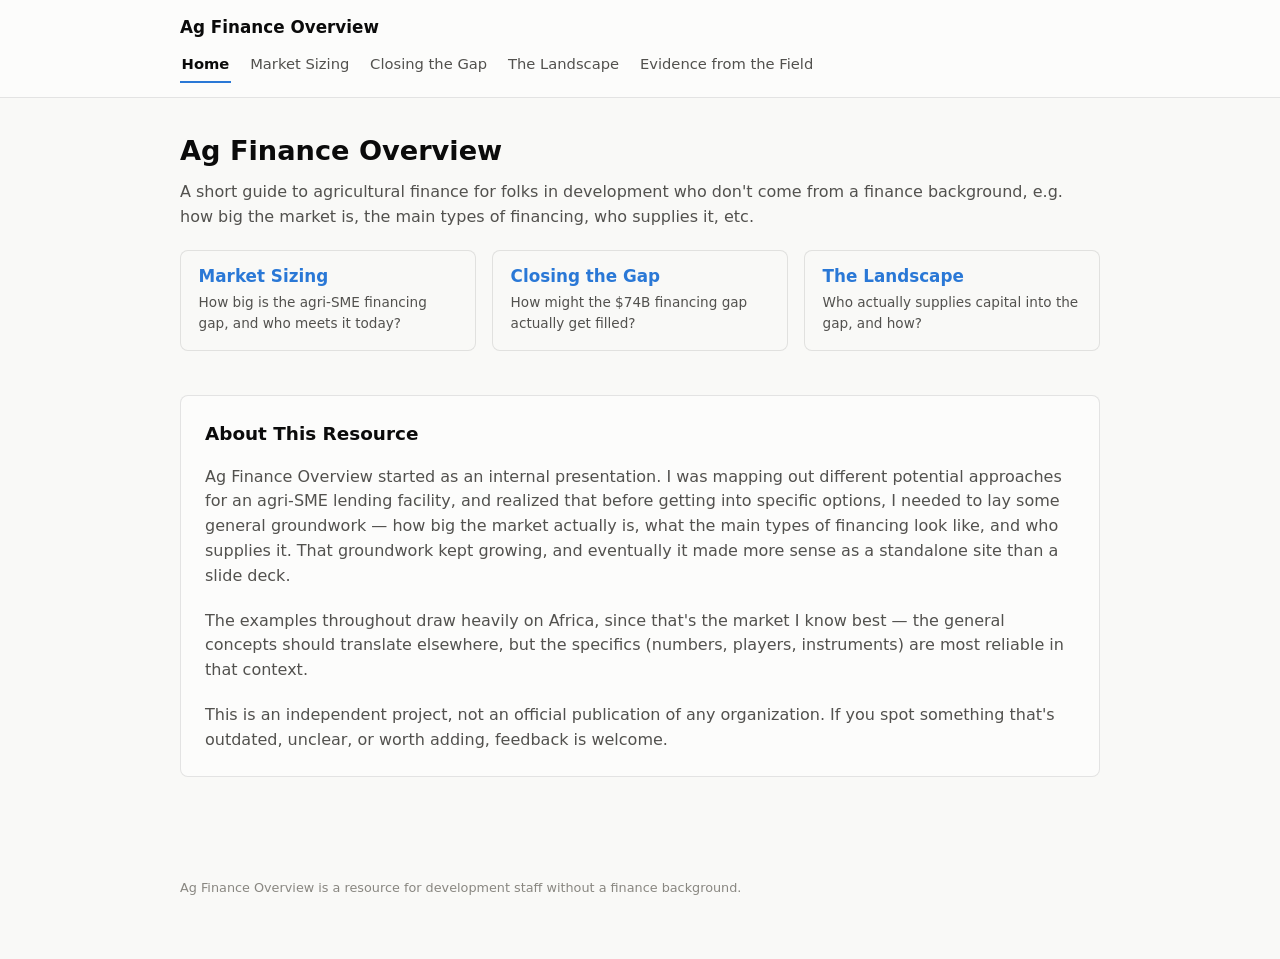
<file: index.html>
<!doctype html>
<html lang="en">
<head>
<meta charset="utf-8">
<meta name="viewport" content="width=device-width, initial-scale=1">
<title>Ag Finance Overview</title>
<link rel="stylesheet" href="assets/css/style.css">
</head>
<body>

<header class="site-header">
  <div class="site-header__inner">
    <a class="site-title" href="index.html">Ag Finance Overview</a>
    <nav class="site-nav" aria-label="Primary">
      <ul>
        <li><a href="index.html" aria-current="page">Home</a></li>
        <li><a href="market-sizing.html">Market Sizing</a></li>
        <li><a href="types-of-ag-finance.html">Closing the Gap</a></li>
        <li><a href="capital-providers.html">The Landscape</a></li>
        <li><a href="evidence-from-the-field.html">Evidence from the Field</a></li>
      </ul>
    </nav>
  </div>
</header>

<main>
  <h1 class="page-title">Ag Finance Overview</h1>
  <p class="page-intro">
    A short guide to agricultural finance for folks in development who don't
    come from a finance background, e.g. how big the market is, the main
    types of financing, who supplies it, etc.
  </p>

  <div class="stat-grid">
    <a class="stat-card" href="market-sizing.html" style="text-decoration:none;">
      <span class="stat-value" style="font-size:1.05rem;">Market Sizing</span>
      <span class="stat-label">How big is the agri-SME financing gap, and who meets it today?</span>
    </a>
    <a class="stat-card" href="types-of-ag-finance.html" style="text-decoration:none;">
      <span class="stat-value" style="font-size:1.05rem;">Closing the Gap</span>
      <span class="stat-label">How might the $74B financing gap actually get filled?</span>
    </a>
    <a class="stat-card" href="capital-providers.html" style="text-decoration:none;">
      <span class="stat-value" style="font-size:1.05rem;">The Landscape</span>
      <span class="stat-label">Who actually supplies capital into the gap, and how?</span>
    </a>
  </div>

  <section class="section-report" style="margin-top:2.75rem;">
    <h2 class="section-heading">About This Resource</h2>
    <p class="page-intro">
      Ag Finance Overview started as an internal presentation. I was mapping
      out different potential approaches for an agri-SME lending facility,
      and realized that before getting into specific options, I needed to
      lay some general groundwork — how big the market actually is, what the
      main types of financing look like, and who supplies it. That
      groundwork kept growing, and eventually it made more sense as a
      standalone site than a slide deck.
    </p>
    <p class="page-intro">
      The examples throughout draw heavily on Africa, since that's the
      market I know best — the general concepts should translate elsewhere,
      but the specifics (numbers, players, instruments) are most reliable in
      that context.
    </p>
    <p class="page-intro" style="margin-bottom:0;">
      This is an independent project, not an official publication of any
      organization. If you spot something that's outdated, unclear, or worth
      adding, feedback is welcome.
    </p>
  </section>
</main>

<footer class="site-footer">
  <p>Ag Finance Overview is a resource for development staff without a finance background.</p>
</footer>

</body>
</html>
</file>
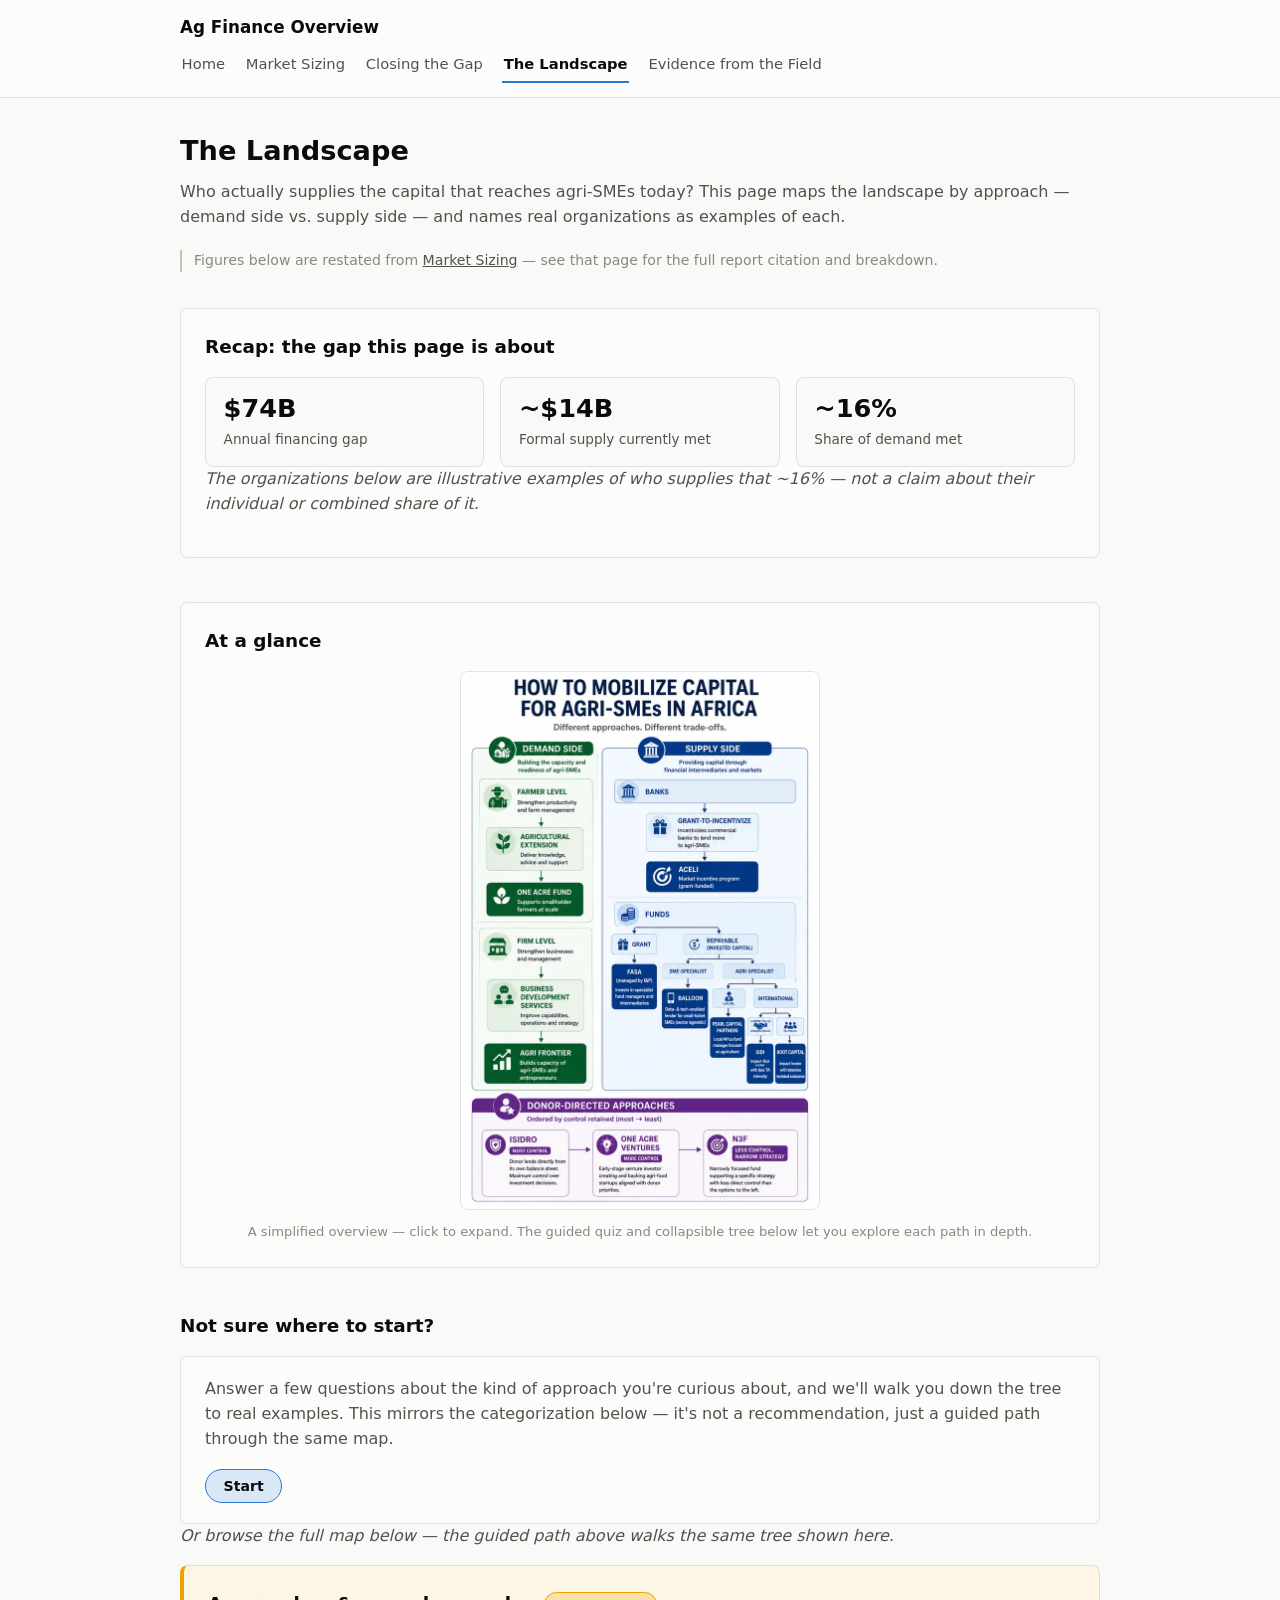
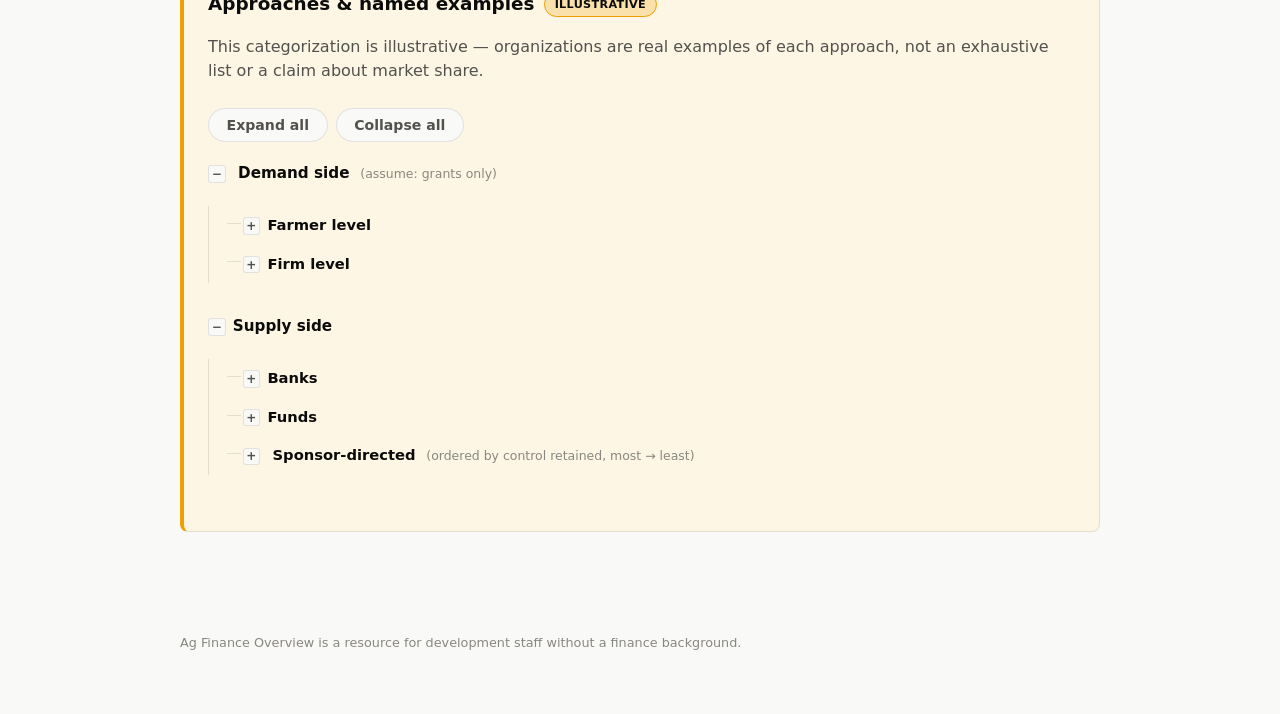
<file: capital-providers.html>
<!doctype html>
<html lang="en">
<head>
<meta charset="utf-8">
<meta name="viewport" content="width=device-width, initial-scale=1">
<title>The Landscape — Ag Finance Overview</title>
<link rel="stylesheet" href="assets/css/style.css?v=11">
</head>
<body>

<header class="site-header">
  <div class="site-header__inner">
    <a class="site-title" href="index.html">Ag Finance Overview</a>
    <nav class="site-nav" aria-label="Primary">
      <ul>
        <li><a href="index.html">Home</a></li>
        <li><a href="market-sizing.html">Market Sizing</a></li>
        <li><a href="types-of-ag-finance.html">Closing the Gap</a></li>
        <li><a href="capital-providers.html" aria-current="page">The Landscape</a></li>
        <li><a href="evidence-from-the-field.html">Evidence from the Field</a></li>
      </ul>
    </nav>
  </div>
</header>

<main>
  <h1 class="page-title">The Landscape</h1>
  <p class="page-intro">
    Who actually supplies the capital that reaches agri-SMEs today? This
    page maps the landscape by approach — demand side vs. supply side — and
    names real organizations as examples of each.
  </p>

  <p class="source-line">
    Figures below are restated from <a href="market-sizing.html">Market
    Sizing</a> — see that page for the full report citation and breakdown.
  </p>

  <section class="section-report">
    <h2 class="section-heading">Recap: the gap this page is about</h2>
    <div class="stat-grid">
      <div class="stat-card">
        <span class="stat-value">$74B</span>
        <span class="stat-label">Annual financing gap</span>
      </div>
      <div class="stat-card">
        <span class="stat-value">~$14B</span>
        <span class="stat-label">Formal supply currently met</span>
      </div>
      <div class="stat-card">
        <span class="stat-value">~16%</span>
        <span class="stat-label">Share of demand met</span>
      </div>
    </div>
    <p class="section-transition">
      The organizations below are illustrative examples of who supplies
      that ~16% — not a claim about their individual or combined share
      of it.
    </p>
  </section>

  <section class="section-report">
    <h2 class="section-heading">At a glance</h2>
    <figure class="cp-overview__figure">
      <a href="images/landscape-overview.png" target="_blank" rel="noopener" class="cp-overview__trigger">
        <img
          src="images/landscape-overview-thumb.webp"
          width="720" height="1080"
          alt="Decision-tree overview of demand-side and supply-side approaches to financing agri-SMEs, branching from each side down to named capital-provider examples"
          class="cp-overview__img">
      </a>
      <figcaption class="cp-overview__caption">
        A simplified overview — click to expand. The guided quiz and
        collapsible tree below let you explore each path in depth.
      </figcaption>
    </figure>
  </section>

  <section class="cp-quiz-section">
    <h2 class="section-heading">Not sure where to start?</h2>
    <div id="cp-quiz-root" class="cp-quiz" aria-live="polite"></div>
  </section>

  <p class="section-transition">
    Or browse the full map below — the guided path above walks the same
    tree shown here.
  </p>

  <section class="section-illustrative">
    <h2 class="section-heading">
      Approaches &amp; named examples
      <span class="badge-illustrative">Illustrative</span>
    </h2>
    <p class="illustrative-note">
      This categorization is illustrative — organizations are real
      examples of each approach, not an exhaustive list or a claim about
      market share.
    </p>

    <h3 class="chart-title">
      Demand side <span class="cp-node__note">(assume: grants only)</span>
    </h3>
    <div class="cp-tree">
      <ul class="cp-branch">
        <li>
          <div class="cp-node cp-node--branch">Farmer level</div>
          <ul class="cp-branch">
            <li id="cp-leaf-farmer">
              <div class="cp-node cp-node--branch">Agricultural extension</div>
              <ul class="cp-branch">
                <li>
                  <div class="cp-archetype">
                    <div class="cp-archetype__org"><a href="https://oneacrefund.org" target="_blank" rel="noopener">One Acre Fund</a></div>
                    <p class="cp-archetype__desc">
                      Delivers bundled inputs, credit, and training directly to
                      smallholder farmers — grant-funded technical assistance at
                      the farmer level.
                    </p>
                  </div>
                </li>
              </ul>
            </li>
          </ul>
        </li>
        <li>
          <div class="cp-node cp-node--branch">Firm level</div>
          <ul class="cp-branch">
            <li id="cp-leaf-firm">
              <div class="cp-node cp-node--branch">Business development services</div>
              <ul class="cp-branch">
                <li>
                  <div class="cp-archetype" id="cp-agri-frontier-demand">
                    <div class="cp-archetype__org"><a href="https://agrifrontier.com" target="_blank" rel="noopener">Agri Frontier</a></div>
                    <p class="cp-archetype__desc">
                      Advisory support aimed at the agribusiness firm itself —
                      helping build the systems and track record a firm needs to
                      become financeable.
                    </p>
                  </div>
                </li>
              </ul>
            </li>
          </ul>
        </li>
      </ul>
    </div>

    <h3 class="chart-title">Supply side</h3>
    <div class="cp-tree">
      <ul class="cp-branch">
        <li>
          <div class="cp-node cp-node--branch">Banks</div>
          <ul class="cp-branch">
            <li id="cp-leaf-banks-incentivize">
              <div class="cp-node cp-node--branch">Grant-to-incentivize</div>
              <ul class="cp-branch">
                <li>
                  <div class="cp-archetype">
                    <div class="cp-archetype__org"><a href="https://aceliafrica.org" target="_blank" rel="noopener">Aceli</a></div>
                    <p class="cp-archetype__desc">
                      Pays lenders performance-based incentives to make more
                      loans to agri-SMEs, rather than guaranteeing the loans
                      directly.
                    </p>
                  </div>
                </li>
              </ul>
            </li>
          </ul>
        </li>
        <li>
          <div class="cp-node cp-node--branch">Funds</div>
          <ul class="cp-branch">
            <li id="cp-leaf-funds-grant">
              <div class="cp-node cp-node--branch">Grant</div>
              <ul class="cp-branch">
                <li>
                  <div class="cp-archetype" id="cp-fasa">
                    <div class="cp-archetype__org"><a href="https://fasafund.com" target="_blank" rel="noopener">FASA</a></div>
                    <p class="cp-archetype__desc">
                      FASA raises grant capital from donors, but deploys it
                      as repayable investment capital — mostly junior
                      equity — into funds that invest in agri-SMEs. It's a
                      fund-of-funds, not a direct lender.
                    </p>
                  </div>
                </li>
              </ul>
            </li>
            <li>
              <div class="cp-node cp-node--branch">Repayable</div>
              <ul class="cp-branch">
                <li id="cp-leaf-repayable-sme">
                  <div class="cp-node cp-node--branch">SME-specialist</div>
                  <ul class="cp-branch">
                    <li>
                      <div class="cp-archetype">
                        <div class="cp-archetype__org"><a href="https://balloonventures.com" target="_blank" rel="noopener">Balloon</a></div>
                        <p class="cp-archetype__desc">
                          Invests in small and growing businesses broadly —
                          agriculture is one sector among several, not an
                          agriculture-only mandate.
                        </p>
                      </div>
                    </li>
                  </ul>
                </li>
                <li>
                  <div class="cp-node cp-node--branch">Agri-specialist</div>
                  <ul class="cp-branch">
                    <li id="cp-leaf-repayable-agri-local">
                      <div class="cp-node cp-node--branch">Local</div>
                      <ul class="cp-branch">
                        <li>
                          <div class="cp-archetype">
                            <div class="cp-archetype__org"><a href="https://pearlcapital.net" target="_blank" rel="noopener">Pearl Capital Partners</a></div>
                            <p class="cp-archetype__desc">
                              An Africa-based fund manager investing
                              specifically in agribusiness SMEs across the
                              region.
                            </p>
                          </div>
                        </li>
                      </ul>
                    </li>
                    <li>
                      <div class="cp-node cp-node--branch">International</div>
                      <ul class="cp-branch">
                        <li id="cp-leaf-repayable-agri-intl-lending">
                          <div class="cp-node cp-node--branch">Lending-focus</div>
                          <ul class="cp-branch">
                            <li>
                              <div class="cp-archetype">
                                <div class="cp-archetype__org"><a href="https://sidi.fr/en" target="_blank" rel="noopener">SIDI</a></div>
                                <p class="cp-archetype__desc">
                                  An international solidarity-finance
                                  investor providing debt to agricultural
                                  and rural enterprises.
                                </p>
                              </div>
                            </li>
                          </ul>
                        </li>
                        <li id="cp-leaf-repayable-agri-intl-ta">
                          <div class="cp-node cp-node--branch">TA-focus</div>
                          <ul class="cp-branch">
                            <li>
                              <div class="cp-archetype">
                                <div class="cp-archetype__org"><a href="https://rootcapital.org" target="_blank" rel="noopener">Root Capital</a></div>
                                <p class="cp-archetype__desc">
                                  Pairs lending to agricultural enterprises
                                  with substantial technical assistance,
                                  rather than capital alone.
                                </p>
                              </div>
                            </li>
                          </ul>
                        </li>
                      </ul>
                    </li>
                  </ul>
                </li>
              </ul>
            </li>
          </ul>
        </li>
        <li>
          <div class="cp-node cp-node--branch">
            Sponsor-directed
            <span class="cp-node__note">(ordered by control retained, most → least)</span>
          </div>
          <ul class="cp-branch">
            <li id="cp-leaf-donor-most">
              <div class="cp-node cp-node--branch">Most control</div>
              <ul class="cp-branch">
                <li>
                  <div class="cp-archetype">
                    <div class="cp-archetype__org">
                      <a href="https://crs.org/our-work-overseas/partnering-crs/private-donors-and-partnerships/isidro" target="_blank" rel="noopener">Isidro</a>
                      <span class="cp-node__note">(balance-sheet lending)</span>
                    </div>
                    <p class="cp-archetype__desc">
                      Lends directly from its own balance sheet — the
                      sponsor-directed structure that retains the most direct
                      control over capital deployment.
                    </p>
                    <p class="cp-archetype__xref">
                      Operates in Central America, not Sub-Saharan Africa —
                      included here for its structure (direct balance-sheet
                      lending), not as a regional example.
                    </p>
                  </div>
                </li>
              </ul>
            </li>
            <li id="cp-leaf-donor-more">
              <div class="cp-node cp-node--branch">More control</div>
              <ul class="cp-branch">
                <li>
                  <div class="cp-archetype">
                    <div class="cp-archetype__org">
                      <a href="https://oneacrefund.org/ventures" target="_blank" rel="noopener">One Acre Ventures</a>
                      <span class="cp-node__note">(partnership with IDH)</span>
                    </div>
                    <p class="cp-archetype__desc">
                      A partnership pursuing a defined strategy rather
                      than direct deal-by-deal control.
                    </p>
                  </div>
                </li>
              </ul>
            </li>
            <li id="cp-leaf-donor-less">
              <div class="cp-node cp-node--branch">Less control, narrow strategy</div>
              <ul class="cp-branch">
                <li>
                  <div class="cp-archetype" id="cp-n3f">
                    <div class="cp-archetype__org"><a href="https://incofin.com/nutritious-foods-financing-facility" target="_blank" rel="noopener">N3F</a></div>
                    <p class="cp-archetype__desc">
                      A sponsor-directed vehicle aimed at a narrow, defined
                      strategy rather than close control of individual
                      deals.
                    </p>
                    <p class="cp-archetype__xref">
                      GAIN designed N3F's narrow investment strategy at
                      launch, but doesn't sit on the investment committee —
                      narrow-strategy control without deal-level
                      involvement. Managed by Incofin.
                    </p>
                  </div>
                </li>
              </ul>
            </li>
          </ul>
        </li>
      </ul>
    </div>
  </section>
</main>

<footer class="site-footer">
  <p>Ag Finance Overview is a resource for development staff without a finance background.</p>
</footer>

<script src="assets/js/capital-providers-quiz.js"></script>
<script src="assets/js/capital-providers-tree.js"></script>
<script src="assets/js/capital-providers-lightbox.js"></script>
</body>
</html>
</file>
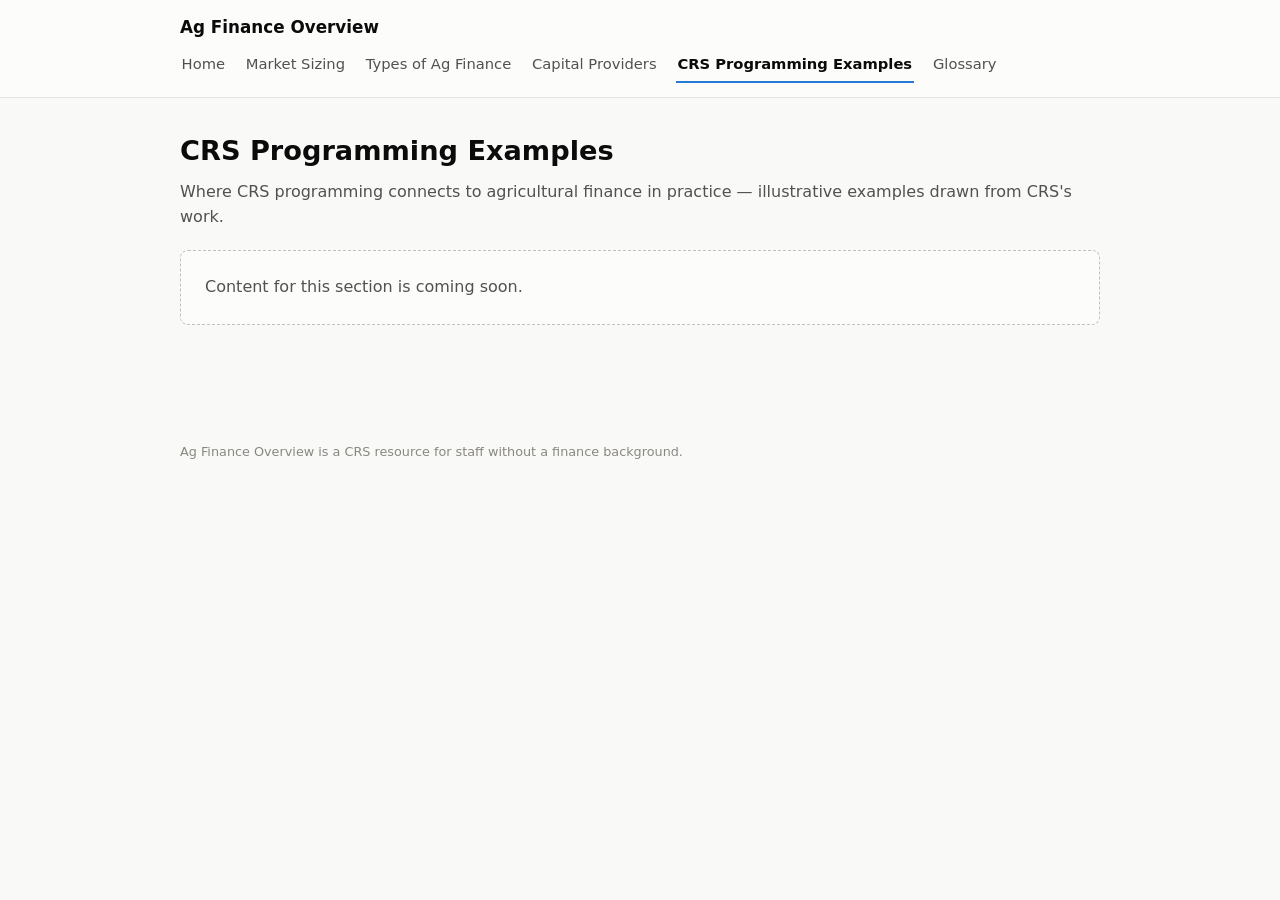
<file: crs-programming-examples.html>
<!doctype html>
<html lang="en">
<head>
<meta charset="utf-8">
<meta name="viewport" content="width=device-width, initial-scale=1">
<title>CRS Programming Examples — Ag Finance Overview</title>
<link rel="stylesheet" href="assets/css/style.css">
</head>
<body>

<header class="site-header">
  <div class="site-header__inner">
    <a class="site-title" href="index.html">Ag Finance Overview</a>
    <nav class="site-nav" aria-label="Primary">
      <ul>
        <li><a href="index.html">Home</a></li>
        <li><a href="market-sizing.html">Market Sizing</a></li>
        <li><a href="types-of-ag-finance.html">Types of Ag Finance</a></li>
        <li><a href="capital-providers.html">Capital Providers</a></li>
        <li><a href="crs-programming-examples.html" aria-current="page">CRS Programming Examples</a></li>
        <li><a href="glossary.html">Glossary</a></li>
      </ul>
    </nav>
  </div>
</header>

<main>
  <h1 class="page-title">CRS Programming Examples</h1>
  <p class="page-intro">
    Where CRS programming connects to agricultural finance in practice —
    illustrative examples drawn from CRS's work.
  </p>

  <p class="placeholder-note">Content for this section is coming soon.</p>
</main>

<footer class="site-footer">
  <p>Ag Finance Overview is a CRS resource for staff without a finance background.</p>
</footer>

</body>
</html>
</file>
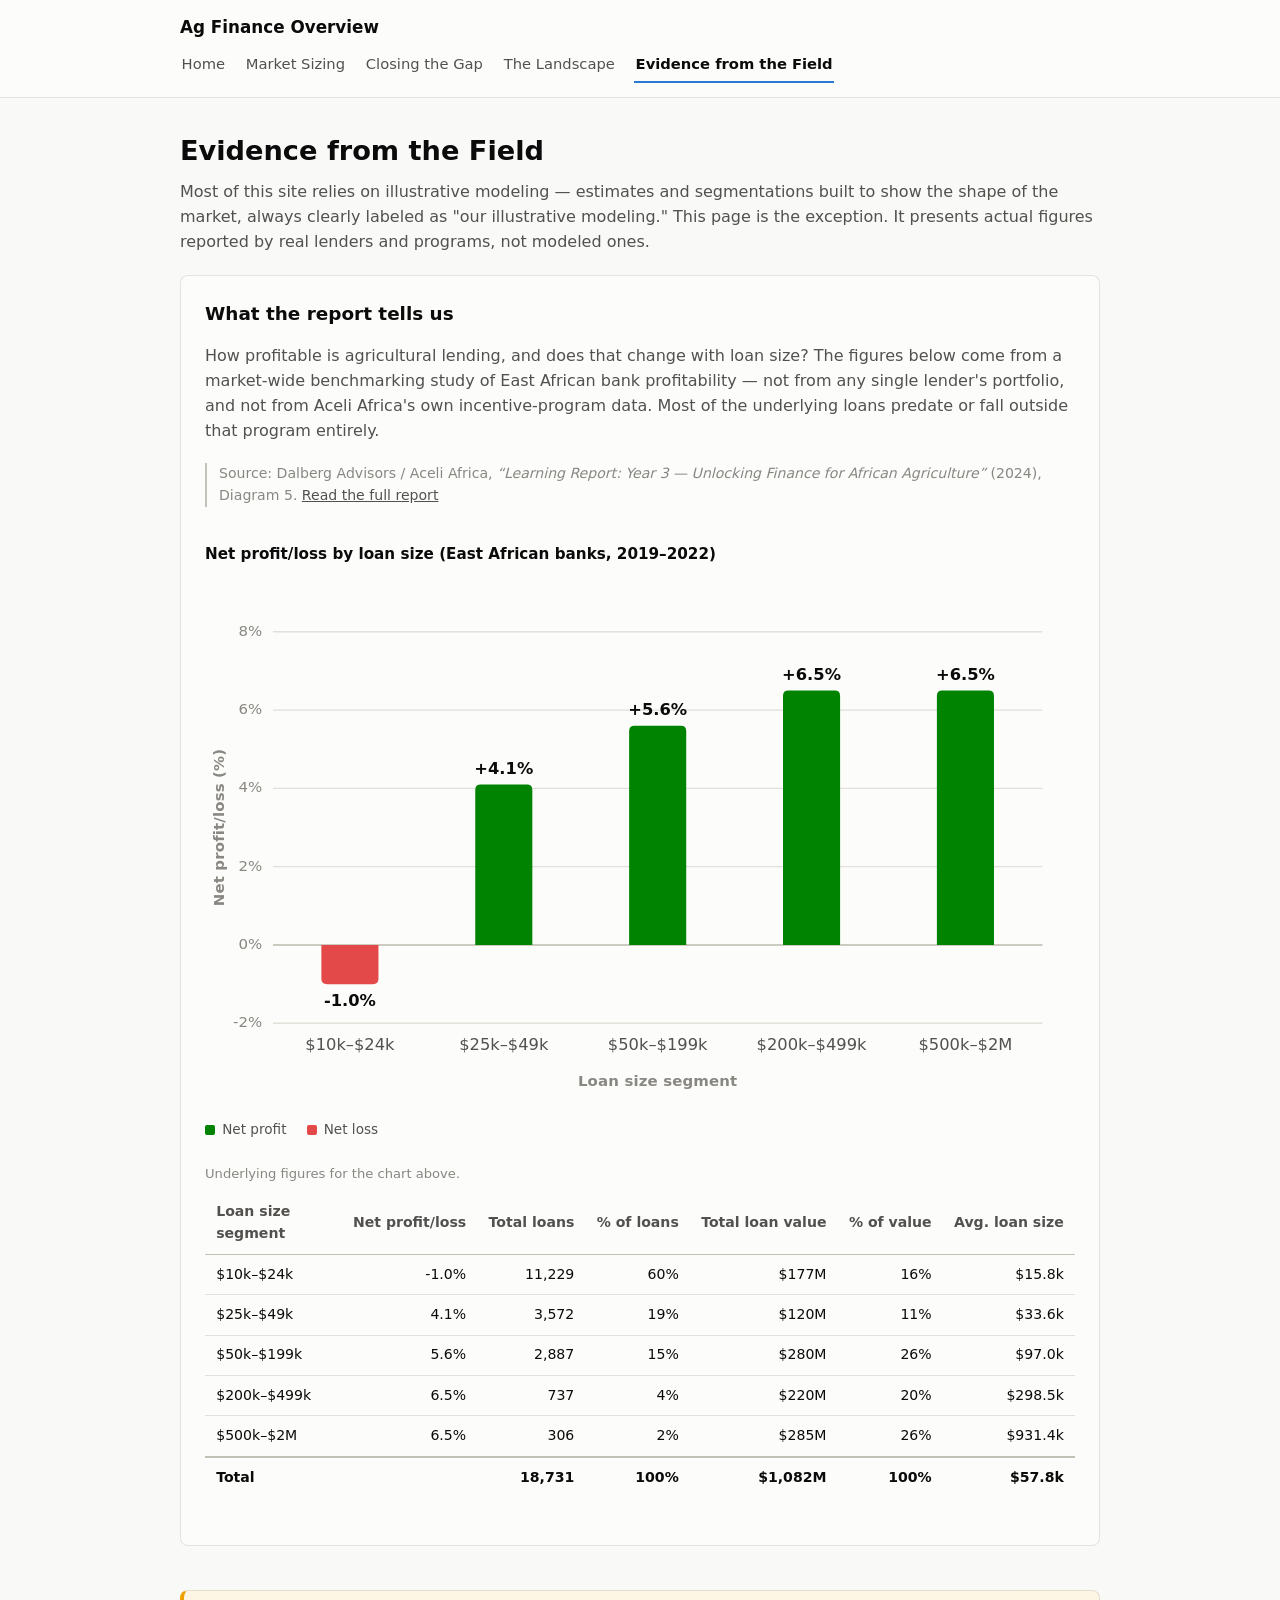
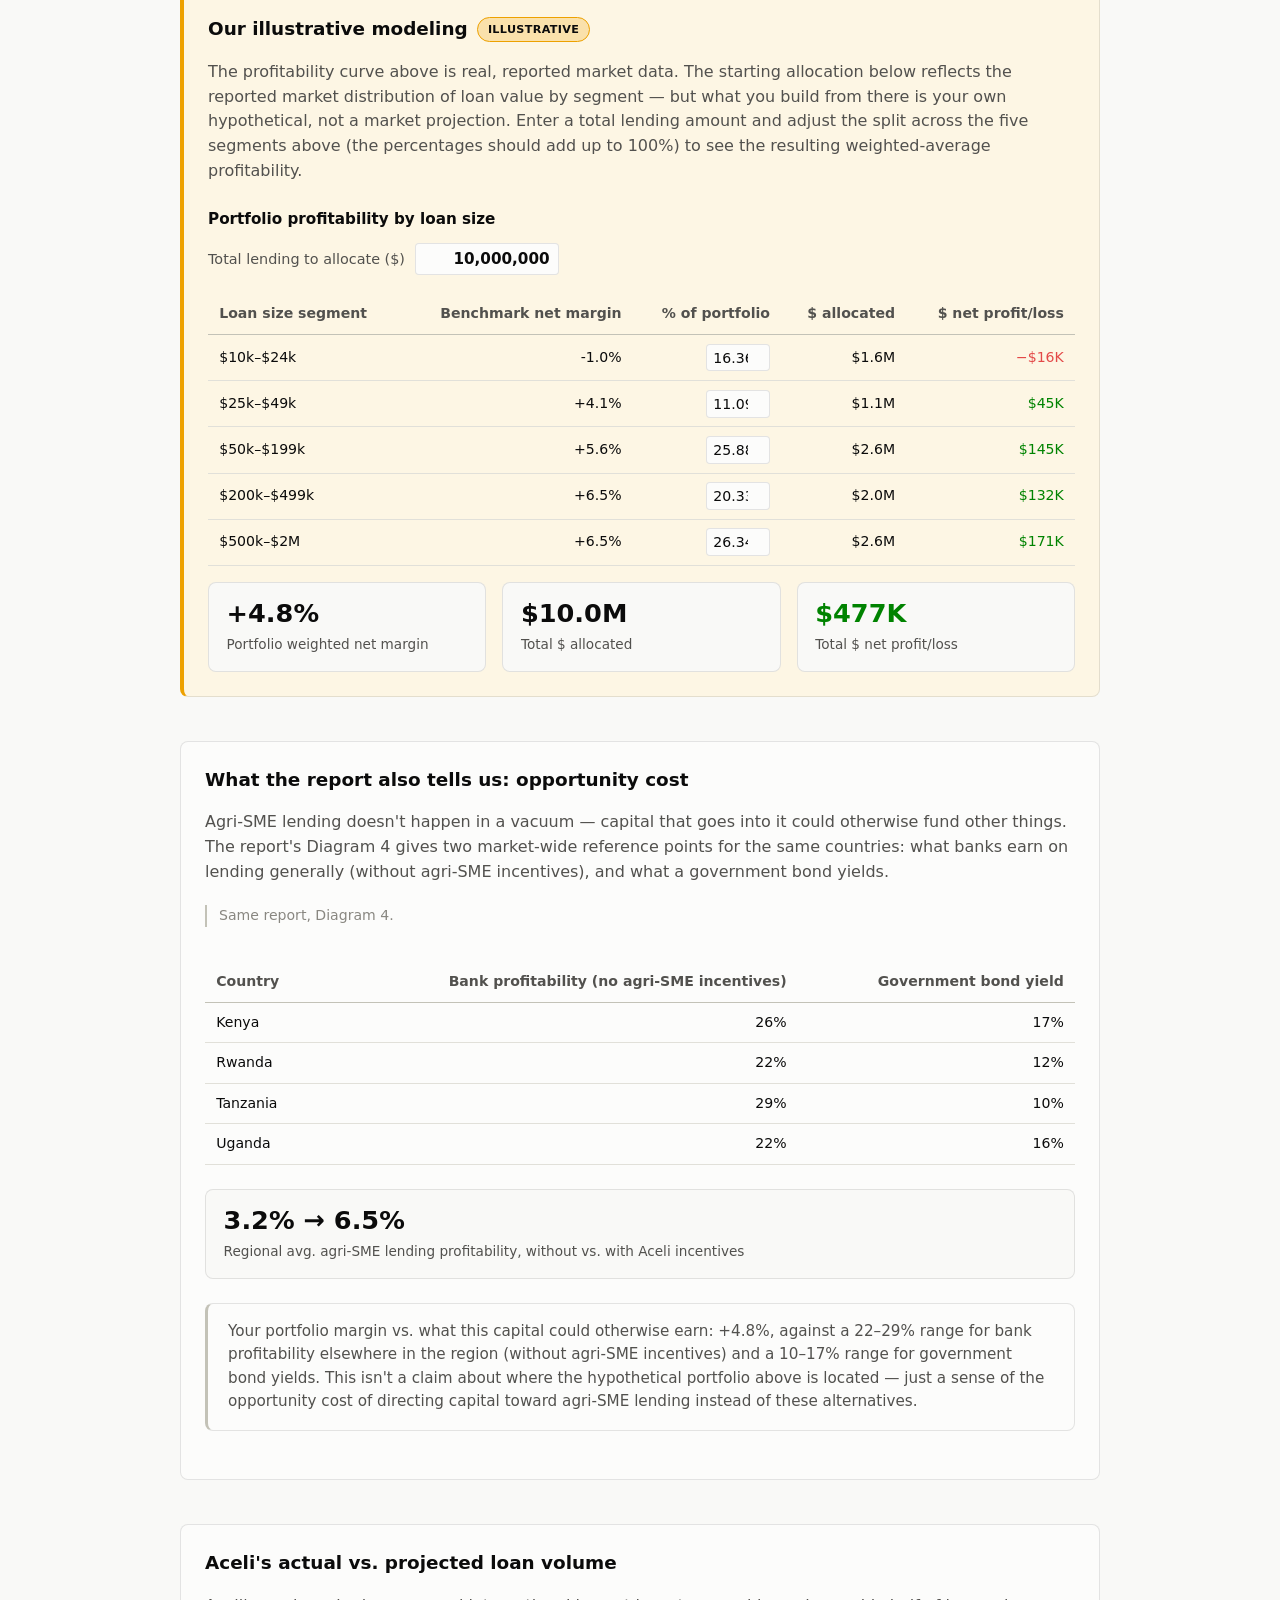
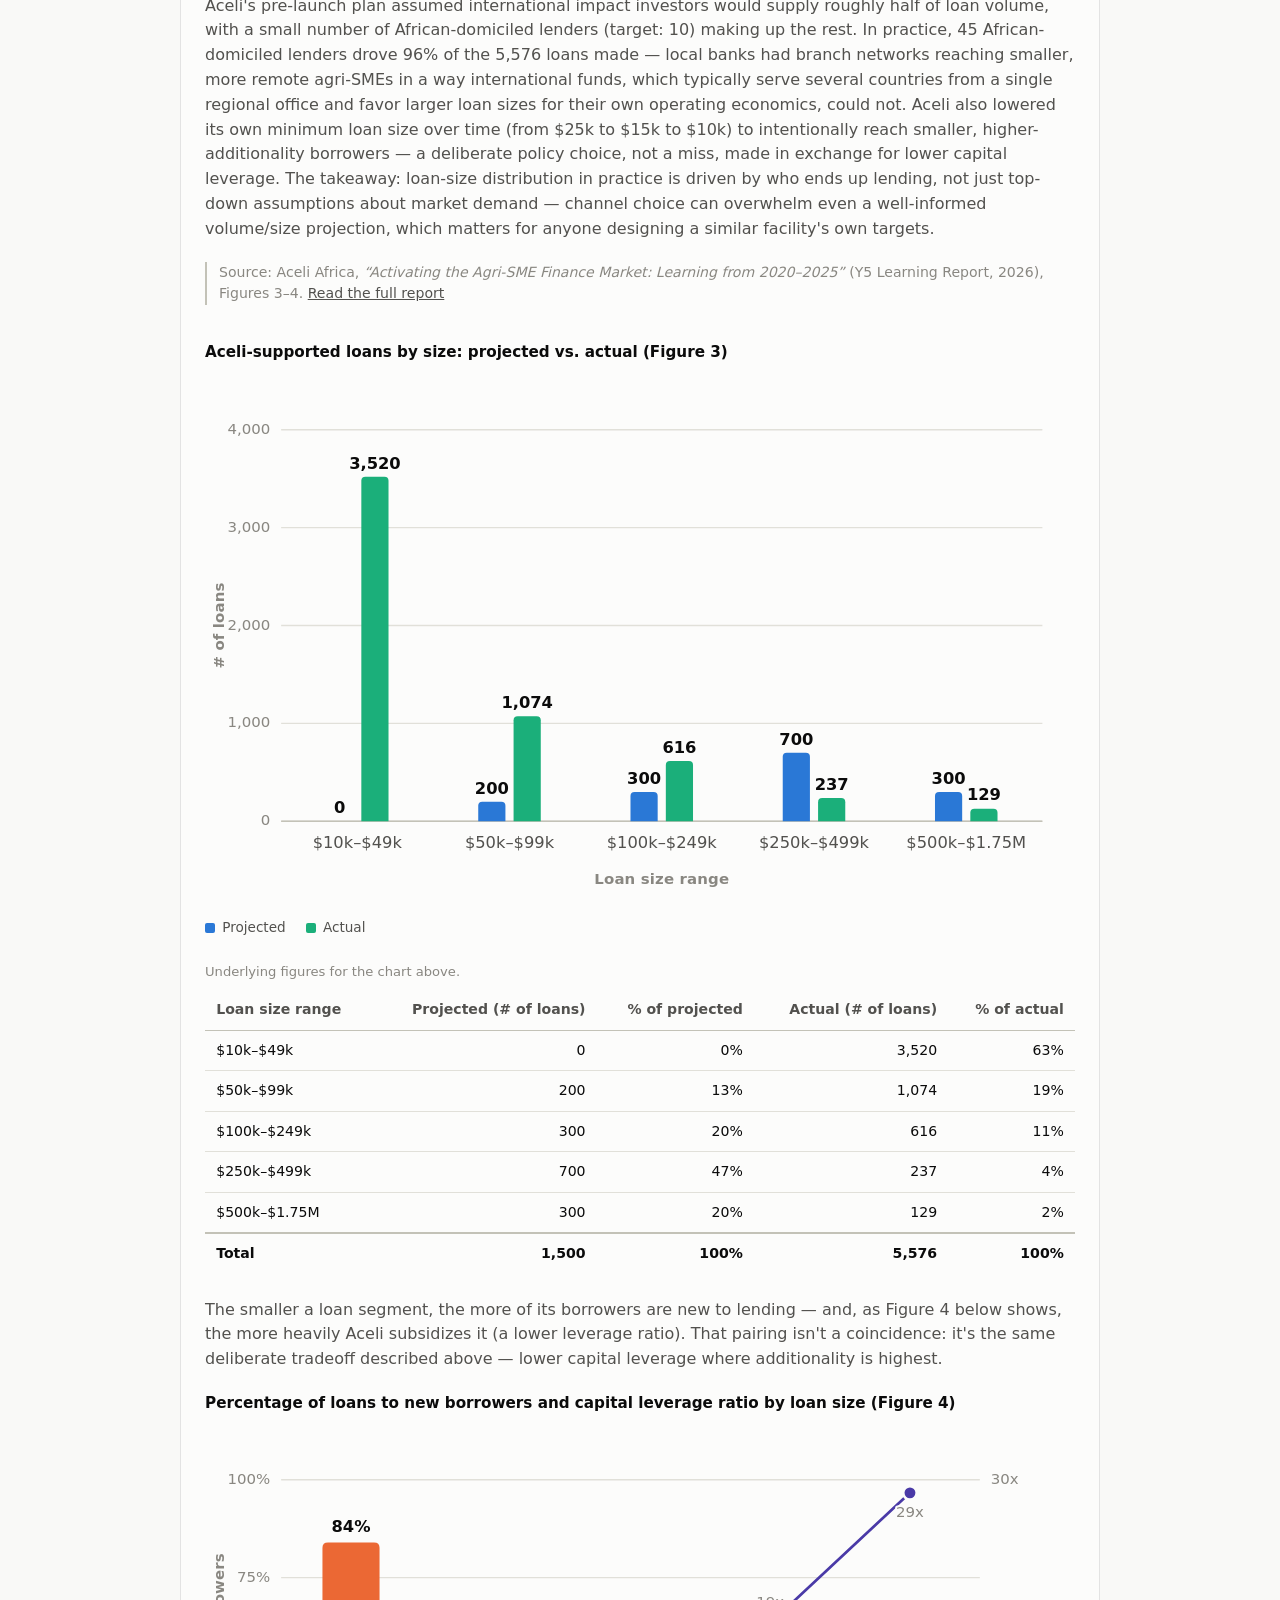
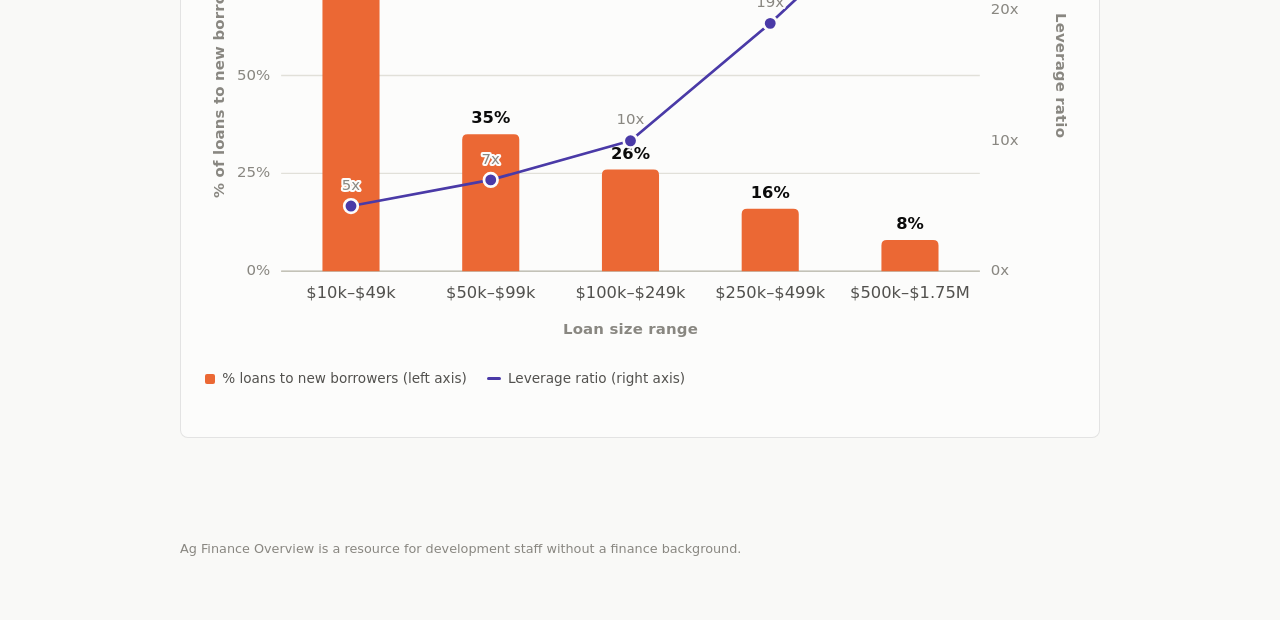
<file: evidence-from-the-field.html>
<!doctype html>
<html lang="en">
<head>
<meta charset="utf-8">
<meta name="viewport" content="width=device-width, initial-scale=1">
<title>Evidence from the Field — Ag Finance Overview</title>
<link rel="stylesheet" href="assets/css/style.css?v=11">
</head>
<body>

<header class="site-header">
  <div class="site-header__inner">
    <a class="site-title" href="index.html">Ag Finance Overview</a>
    <nav class="site-nav" aria-label="Primary">
      <ul>
        <li><a href="index.html">Home</a></li>
        <li><a href="market-sizing.html">Market Sizing</a></li>
        <li><a href="types-of-ag-finance.html">Closing the Gap</a></li>
        <li><a href="capital-providers.html">The Landscape</a></li>
        <li><a href="evidence-from-the-field.html" aria-current="page">Evidence from the Field</a></li>
      </ul>
    </nav>
  </div>
</header>

<main>
  <h1 class="page-title">Evidence from the Field</h1>
  <p class="page-intro">
    Most of this site relies on illustrative modeling — estimates and
    segmentations built to show the shape of the market, always clearly
    labeled as "our illustrative modeling." This page is the exception. It
    presents actual figures reported by real lenders and programs, not
    modeled ones.
  </p>

  <section class="section-report">
    <h2 class="section-heading">What the report tells us</h2>
    <p class="page-intro">
      How profitable is agricultural lending, and does that change with loan
      size? The figures below come from a market-wide benchmarking study of
      East African bank profitability — not from any single lender's
      portfolio, and not from Aceli Africa's own incentive-program data.
      Most of the underlying loans predate or fall outside that program
      entirely.
    </p>

    <p class="source-line">
      Source: Dalberg Advisors / Aceli Africa, <em>&ldquo;Learning Report: Year
      3 — Unlocking Finance for African Agriculture&rdquo;</em> (2024), Diagram 5.
      <a href="https://aceliafrica.org/data-learning/aceli-africa-year-3-learning-report/" target="_blank" rel="noopener">
        Read the full report
      </a>
    </p>

    <h3 class="chart-title">Net profit/loss by loan size (East African banks, 2019–2022)</h3>
    <div id="efdf-profitability-chart"></div>

    <div class="data-table-wrap">
      <table class="data-table">
        <caption>Underlying figures for the chart above.</caption>
        <thead>
          <tr>
            <th scope="col">Loan size segment</th>
            <th scope="col">Net profit/loss</th>
            <th scope="col">Total loans</th>
            <th scope="col">% of loans</th>
            <th scope="col">Total loan value</th>
            <th scope="col">% of value</th>
            <th scope="col">Avg. loan size</th>
          </tr>
        </thead>
        <tbody>
          <tr>
            <td>$10k–$24k</td>
            <td>-1.0%</td>
            <td>11,229</td>
            <td id="efdf-pctloans-seg1"></td>
            <td>$177M</td>
            <td id="efdf-pctvalue-seg1"></td>
            <td id="efdf-avg-seg1"></td>
          </tr>
          <tr>
            <td>$25k–$49k</td>
            <td>4.1%</td>
            <td>3,572</td>
            <td id="efdf-pctloans-seg2"></td>
            <td>$120M</td>
            <td id="efdf-pctvalue-seg2"></td>
            <td id="efdf-avg-seg2"></td>
          </tr>
          <tr>
            <td>$50k–$199k</td>
            <td>5.6%</td>
            <td>2,887</td>
            <td id="efdf-pctloans-seg3"></td>
            <td>$280M</td>
            <td id="efdf-pctvalue-seg3"></td>
            <td id="efdf-avg-seg3"></td>
          </tr>
          <tr>
            <td>$200k–$499k</td>
            <td>6.5%</td>
            <td>737</td>
            <td id="efdf-pctloans-seg4"></td>
            <td>$220M</td>
            <td id="efdf-pctvalue-seg4"></td>
            <td id="efdf-avg-seg4"></td>
          </tr>
          <tr>
            <td>$500k–$2M</td>
            <td>6.5%</td>
            <td>306</td>
            <td id="efdf-pctloans-seg5"></td>
            <td>$285M</td>
            <td id="efdf-pctvalue-seg5"></td>
            <td id="efdf-avg-seg5"></td>
          </tr>
          <tr class="total-row">
            <td>Total</td>
            <td></td>
            <td>18,731</td>
            <td>100%</td>
            <td>$1,082M</td>
            <td>100%</td>
            <td id="efdf-avg-total"></td>
          </tr>
        </tbody>
      </table>
    </div>
  </section>

  <section class="section-illustrative">
    <h2 class="section-heading">
      Our illustrative modeling
      <span class="badge-illustrative">Illustrative</span>
    </h2>
    <p class="illustrative-note">
      The profitability curve above is real, reported market data. The
      starting allocation below reflects the reported market distribution
      of loan value by segment — but what you build from there is your own
      hypothetical, not a market projection. Enter a total lending amount
      and adjust the split across the five segments above (the percentages
      should add up to 100%) to see the resulting weighted-average
      profitability.
    </p>

    <h3 class="chart-title">Portfolio profitability by loan size</h3>
    <div id="efdf-allocator-root"></div>
  </section>

  <section class="section-report">
    <h2 class="section-heading">What the report also tells us: opportunity cost</h2>
    <p class="page-intro">
      Agri-SME lending doesn't happen in a vacuum — capital that goes into
      it could otherwise fund other things. The report's Diagram 4 gives
      two market-wide reference points for the same countries: what banks
      earn on lending generally (without agri-SME incentives), and what a
      government bond yields.
    </p>

    <p class="source-line">Same report, Diagram 4.</p>

    <div class="data-table-wrap">
      <table class="data-table">
        <thead>
          <tr>
            <th scope="col">Country</th>
            <th scope="col">Bank profitability (no agri-SME incentives)</th>
            <th scope="col">Government bond yield</th>
          </tr>
        </thead>
        <tbody>
          <tr>
            <td>Kenya</td>
            <td>26%</td>
            <td>17%</td>
          </tr>
          <tr>
            <td>Rwanda</td>
            <td>22%</td>
            <td>12%</td>
          </tr>
          <tr>
            <td>Tanzania</td>
            <td>29%</td>
            <td>10%</td>
          </tr>
          <tr>
            <td>Uganda</td>
            <td>22%</td>
            <td>16%</td>
          </tr>
        </tbody>
      </table>
    </div>

    <div class="stat-grid" style="margin-top:1.25rem;">
      <div class="stat-card">
        <span class="stat-value">3.2% → 6.5%</span>
        <span class="stat-label">Regional avg. agri-SME lending profitability, without vs. with Aceli incentives</span>
      </div>
    </div>

    <p id="efdf-opportunity-compare" class="callout-note" role="status"></p>
  </section>

  <section class="section-report">
    <h2 class="section-heading">Aceli's actual vs. projected loan volume</h2>
    <p class="page-intro">
      Aceli's pre-launch plan assumed international impact investors would
      supply roughly half of loan volume, with a small number of
      African-domiciled lenders (target: 10) making up the rest. In
      practice, 45 African-domiciled lenders drove 96% of the 5,576 loans
      made — local banks had branch networks reaching smaller, more remote
      agri-SMEs in a way international funds, which typically serve
      several countries from a single regional office and favor larger
      loan sizes for their own operating economics, could not. Aceli also
      lowered its own minimum loan size over time (from $25k to $15k to
      $10k) to intentionally reach smaller, higher-additionality
      borrowers — a deliberate policy choice, not a miss, made in exchange
      for lower capital leverage. The takeaway: loan-size distribution in
      practice is driven by who ends up lending, not just top-down
      assumptions about market demand — channel choice can overwhelm even
      a well-informed volume/size projection, which matters for anyone
      designing a similar facility's own targets.
    </p>

    <p class="source-line">
      Source: Aceli Africa, <em>&ldquo;Activating the Agri-SME Finance Market:
      Learning from 2020&ndash;2025&rdquo;</em> (Y5 Learning Report, 2026), Figures 3&ndash;4.
      <a href="https://aceliafrica.org/data-learning/activating-the-agri-sme-finance-market-learning-from-2020-2025/" target="_blank" rel="noopener">
        Read the full report
      </a>
    </p>

    <h3 class="chart-title">Aceli-supported loans by size: projected vs. actual (Figure 3)</h3>
    <div id="efdf-volume-chart"></div>

    <div class="data-table-wrap">
      <table class="data-table">
        <caption>Underlying figures for the chart above.</caption>
        <thead>
          <tr>
            <th scope="col">Loan size range</th>
            <th scope="col">Projected (# of loans)</th>
            <th scope="col">% of projected</th>
            <th scope="col">Actual (# of loans)</th>
            <th scope="col">% of actual</th>
          </tr>
        </thead>
        <tbody>
          <tr>
            <td>$10k–$49k</td>
            <td>0</td>
            <td id="efdf-pctproj-vol1"></td>
            <td>3,520</td>
            <td id="efdf-pctactual-vol1"></td>
          </tr>
          <tr>
            <td>$50k–$99k</td>
            <td>200</td>
            <td id="efdf-pctproj-vol2"></td>
            <td>1,074</td>
            <td id="efdf-pctactual-vol2"></td>
          </tr>
          <tr>
            <td>$100k–$249k</td>
            <td>300</td>
            <td id="efdf-pctproj-vol3"></td>
            <td>616</td>
            <td id="efdf-pctactual-vol3"></td>
          </tr>
          <tr>
            <td>$250k–$499k</td>
            <td>700</td>
            <td id="efdf-pctproj-vol4"></td>
            <td>237</td>
            <td id="efdf-pctactual-vol4"></td>
          </tr>
          <tr>
            <td>$500k–$1.75M</td>
            <td>300</td>
            <td id="efdf-pctproj-vol5"></td>
            <td>129</td>
            <td id="efdf-pctactual-vol5"></td>
          </tr>
          <tr class="total-row">
            <td>Total</td>
            <td>1,500</td>
            <td>100%</td>
            <td>5,576</td>
            <td>100%</td>
          </tr>
        </tbody>
      </table>
    </div>

    <p class="page-intro">
      The smaller a loan segment, the more of its borrowers are new to
      lending — and, as Figure 4 below shows, the more heavily Aceli
      subsidizes it (a lower leverage ratio). That pairing isn't a
      coincidence: it's the same deliberate tradeoff described above —
      lower capital leverage where additionality is highest.
    </p>

    <h3 class="chart-title">Percentage of loans to new borrowers and capital leverage ratio by loan size (Figure 4)</h3>
    <div id="efdf-newborrower-chart"></div>
  </section>

</main>

<footer class="site-footer">
  <p>Ag Finance Overview is a resource for development staff without a finance background.</p>
</footer>

<script src="assets/js/evidence-from-the-field-chart.js"></script>
</body>
</html>
</file>
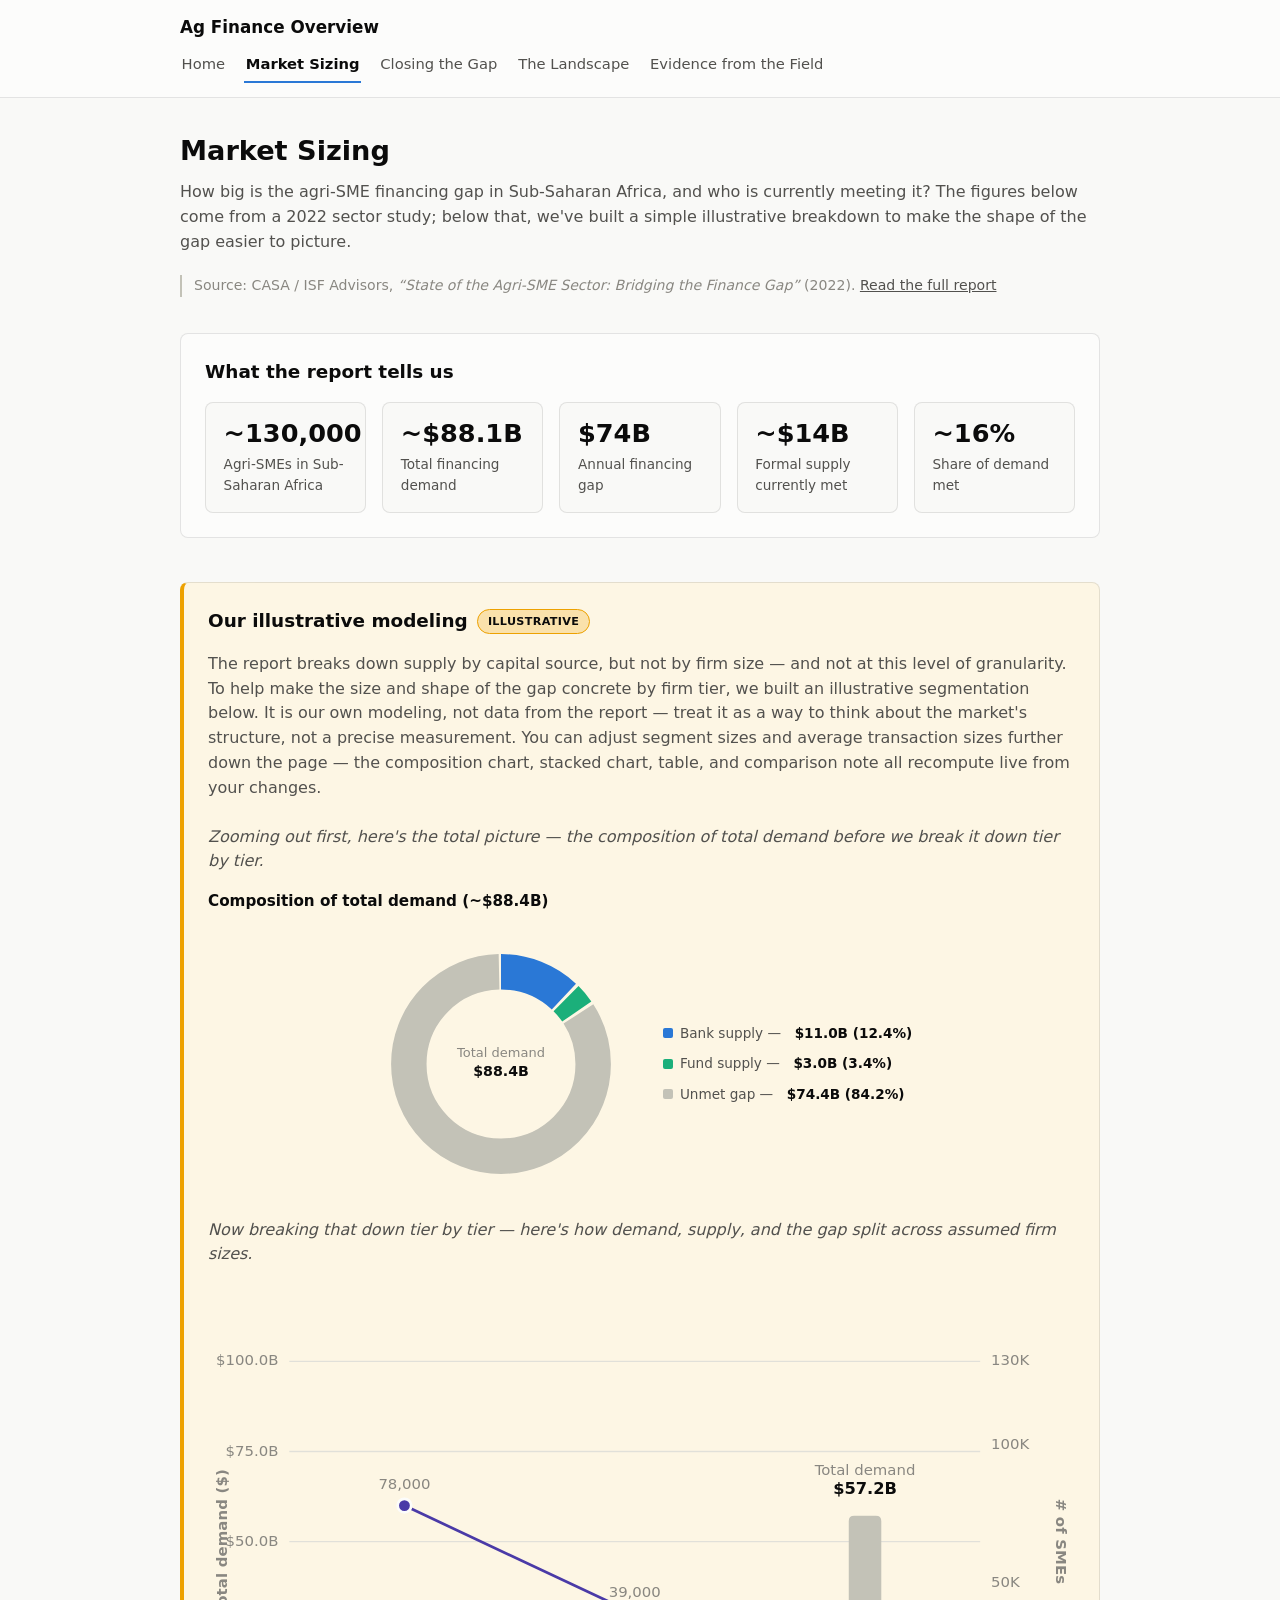
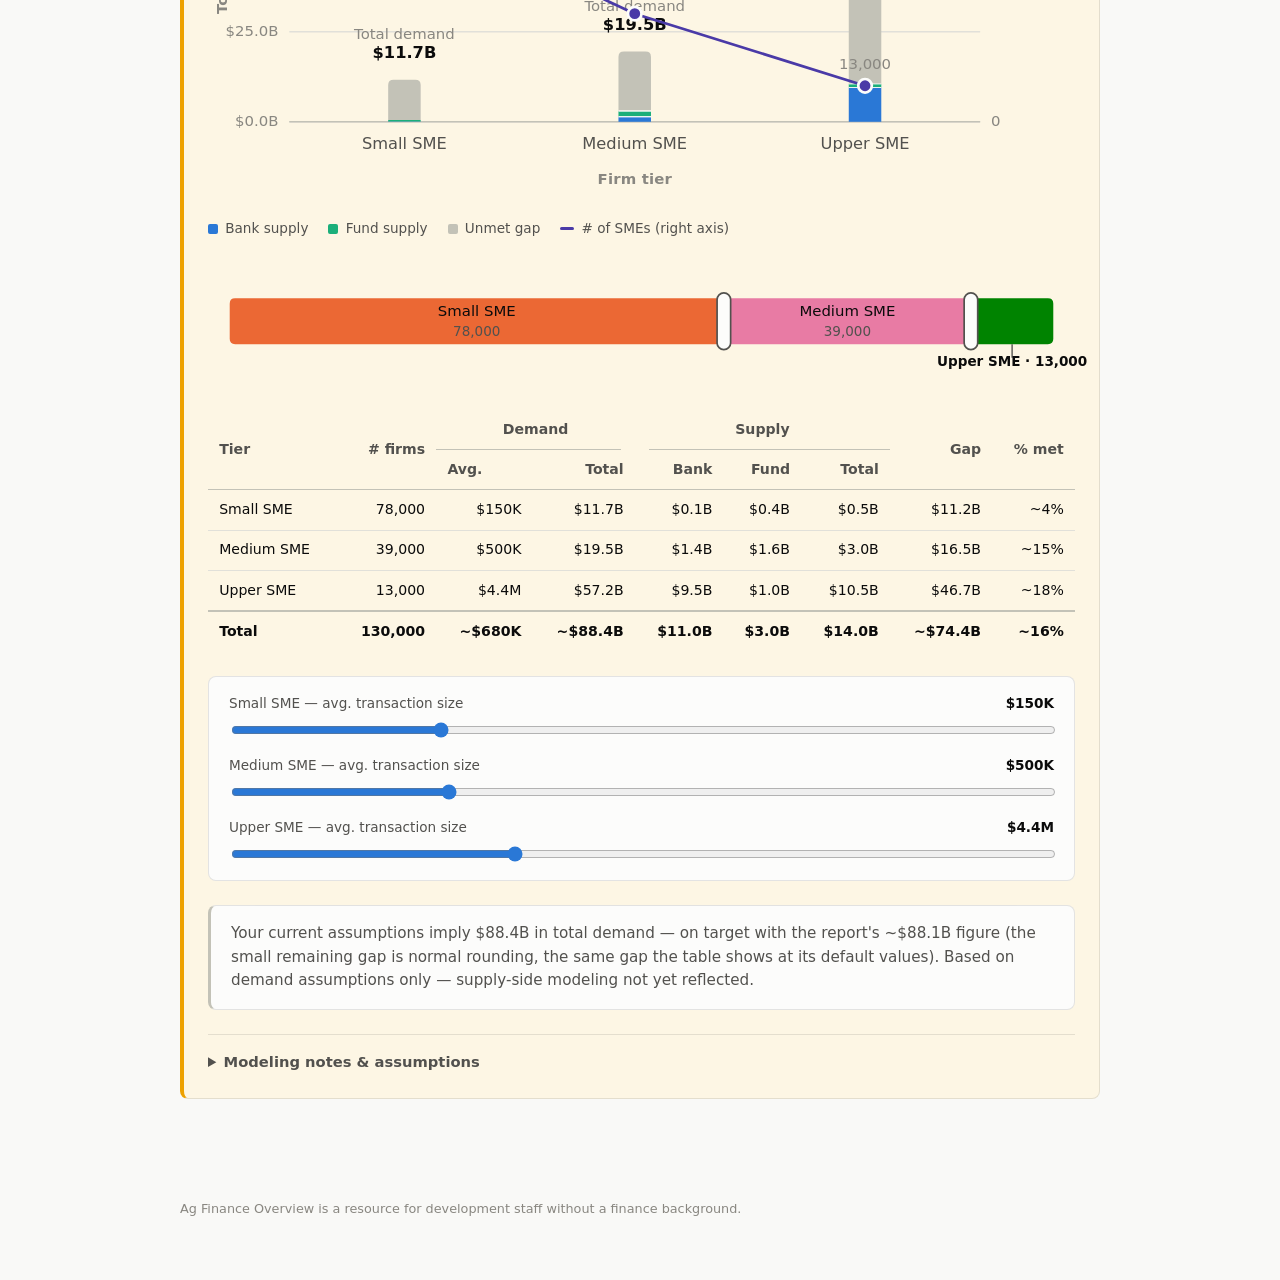
<file: market-sizing.html>
<!doctype html>
<html lang="en">
<head>
<meta charset="utf-8">
<meta name="viewport" content="width=device-width, initial-scale=1">
<title>Market Sizing — Ag Finance Overview</title>
<link rel="stylesheet" href="assets/css/style.css?v=4">
</head>
<body>

<header class="site-header">
  <div class="site-header__inner">
    <a class="site-title" href="index.html">Ag Finance Overview</a>
    <nav class="site-nav" aria-label="Primary">
      <ul>
        <li><a href="index.html">Home</a></li>
        <li><a href="market-sizing.html" aria-current="page">Market Sizing</a></li>
        <li><a href="types-of-ag-finance.html">Closing the Gap</a></li>
        <li><a href="capital-providers.html">The Landscape</a></li>
        <li><a href="evidence-from-the-field.html">Evidence from the Field</a></li>
      </ul>
    </nav>
  </div>
</header>

<main>
  <h1 class="page-title">Market Sizing</h1>
  <p class="page-intro">
    How big is the agri-SME financing gap in Sub-Saharan Africa, and who is
    currently meeting it? The figures below come from a 2022 sector study;
    below that, we've built a simple illustrative breakdown to make the
    shape of the gap easier to picture.
  </p>

  <p class="source-line">
    Source: CASA / ISF Advisors, <em>“State of the Agri-SME Sector: Bridging the
    Finance Gap”</em> (2022).
    <a href="https://isfadvisors.co/state-of-the-sector-agri-sme-finance/" target="_blank" rel="noopener">
      Read the full report
    </a>
  </p>

  <section class="section-report">
    <h2 class="section-heading">What the report tells us</h2>
    <div class="stat-grid">
      <div class="stat-card">
        <span class="stat-value">~130,000</span>
        <span class="stat-label">Agri-SMEs in Sub-Saharan Africa</span>
      </div>
      <div class="stat-card">
        <span class="stat-value">~$88.1B</span>
        <span class="stat-label">Total financing demand</span>
      </div>
      <div class="stat-card">
        <span class="stat-value">$74B</span>
        <span class="stat-label">Annual financing gap</span>
      </div>
      <div class="stat-card">
        <span class="stat-value">~$14B</span>
        <span class="stat-label">Formal supply currently met</span>
      </div>
      <div class="stat-card">
        <span class="stat-value">~16%</span>
        <span class="stat-label">Share of demand met</span>
      </div>
    </div>
  </section>

  <section class="section-illustrative">
    <h2 class="section-heading">
      Our illustrative modeling
      <span class="badge-illustrative">Illustrative</span>
    </h2>
    <p class="illustrative-note">
      The report breaks down supply by capital source, but not by firm size
      — and not at this level of granularity. To help make the size and
      shape of the gap concrete by firm tier, we built an illustrative
      segmentation below. It is our own modeling, not data from the report —
      treat it as a way to think about the market's structure, not a
      precise measurement. You can adjust segment sizes and average
      transaction sizes further down the page — the composition chart,
      stacked chart, table, and comparison note all recompute live from
      your changes.
    </p>

    <p class="section-transition">
      Zooming out first, here's the total picture — the composition of
      total demand before we break it down tier by tier.
    </p>

    <h3 class="chart-title">Composition of total demand (~<span id="ms-composition-total">$88.4B</span>)</h3>
    <div id="market-sizing-composition-chart"></div>

    <p class="section-transition">
      Now breaking that down tier by tier — here's how demand, supply, and
      the gap split across assumed firm sizes.
    </p>

    <div id="market-sizing-chart"></div>

    <div id="ms-population-bar" aria-label="Draggable bar showing the illustrative split of agri-SMEs across Small, Medium, and Upper tiers"></div>

    <div class="data-table-wrap">
      <table class="data-table">
        <thead>
          <tr>
            <th scope="col" rowspan="2">Tier</th>
            <th scope="col" rowspan="2"># firms</th>
            <th scope="colgroup" colspan="2" class="group-header group-header--demand">Demand</th>
            <th scope="colgroup" colspan="3" class="group-header group-header--supply">Supply</th>
            <th scope="col" rowspan="2">Gap</th>
            <th scope="col" rowspan="2">% met</th>
          </tr>
          <tr>
            <th scope="col">Avg.</th>
            <th scope="col">Total</th>
            <th scope="col">Bank</th>
            <th scope="col">Fund</th>
            <th scope="col">Total</th>
          </tr>
        </thead>
        <tbody>
          <tr>
            <td>Small SME</td>
            <td id="ms-small-count">78,000</td>
            <td id="ms-small-avg">$150K</td>
            <td id="ms-small-total">$11.7B</td>
            <td>$0.1B</td>
            <td>$0.4B</td>
            <td>$0.5B</td>
            <td id="ms-small-gap">$11.2B</td>
            <td id="ms-small-pctmet">~4%</td>
          </tr>
          <tr>
            <td>Medium SME</td>
            <td id="ms-medium-count">39,000</td>
            <td id="ms-medium-avg">$500K</td>
            <td id="ms-medium-total">$19.5B</td>
            <td>$1.4B</td>
            <td>$1.6B</td>
            <td>$3.0B</td>
            <td id="ms-medium-gap">$16.5B</td>
            <td id="ms-medium-pctmet">~15%</td>
          </tr>
          <tr>
            <td>Upper SME</td>
            <td id="ms-upper-count">13,000</td>
            <td id="ms-upper-avg">$4.4M</td>
            <td id="ms-upper-total">$57.2B</td>
            <td>$9.5B</td>
            <td>$1.0B</td>
            <td>$10.5B</td>
            <td id="ms-upper-gap">$46.7B</td>
            <td id="ms-upper-pctmet">~18%</td>
          </tr>
          <tr class="total-row">
            <td>Total</td>
            <td id="ms-total-count">130,000</td>
            <td id="ms-total-avg">~$680K</td>
            <td id="ms-total-total">~$88.4B</td>
            <td>$11.0B</td>
            <td>$3.0B</td>
            <td>$14.0B</td>
            <td id="ms-total-gap">~$74.4B</td>
            <td id="ms-total-pctmet">~16%</td>
          </tr>
        </tbody>
      </table>
    </div>

    <div id="ms-avgsize-controls"></div>

    <p class="callout-note" id="ms-comparison-note">
      Your current assumptions imply ~$88.4B in total demand — on target
      with the report's ~$88.1B figure (the small remaining gap is normal
      rounding, the same gap the table shows at its default values). Based
      on demand assumptions only — supply-side modeling not yet reflected.
    </p>

    <details class="modeling-notes">
      <summary>Modeling notes &amp; assumptions</summary>
      <ul>
        <li>
          No "micro" tier — micro/smallholder firms (~33M informal
          smallholder farms) are a different population, not part of the
          report's 130,000 agri-SME count.
        </li>
        <li>
          DFIs excluded as a capital-provider category — they primarily lend
          directly to large corporates rather than SMEs, though they do reach
          SMEs indirectly through intermediaries (on-lending to local banks
          and funds) and through guarantees.
        </li>
        <li>
          Value chain/off-taker finance excluded from this segmentation for
          now — kept simple as banks vs. investment funds only.
        </li>
        <li>
          Guarantee-backed lending and government/donor schemes folded into
          "banks" (treated as a channel, not a distinct capital source).
        </li>
        <li>
          Banks assumed concentrated in the upper SME tier
          (collateral/track record barriers exclude smaller firms);
          investment funds assumed capital-constrained overall but reach
          further down-market proportionally.
        </li>
        <li>
          The segment-size and average-transaction-size controls above only
          adjust demand. Bank supply, fund supply, and their totals are held
          fixed in this build — supply-side interactivity (e.g. reweighting
          banks vs. funds by tier) is planned as a later phase.
        </li>
      </ul>
    </details>
  </section>
</main>

<footer class="site-footer">
  <p>Ag Finance Overview is a resource for development staff without a finance background.</p>
</footer>

<script src="assets/js/market-sizing-chart.js?v=2"></script>
</body>
</html>
</file>
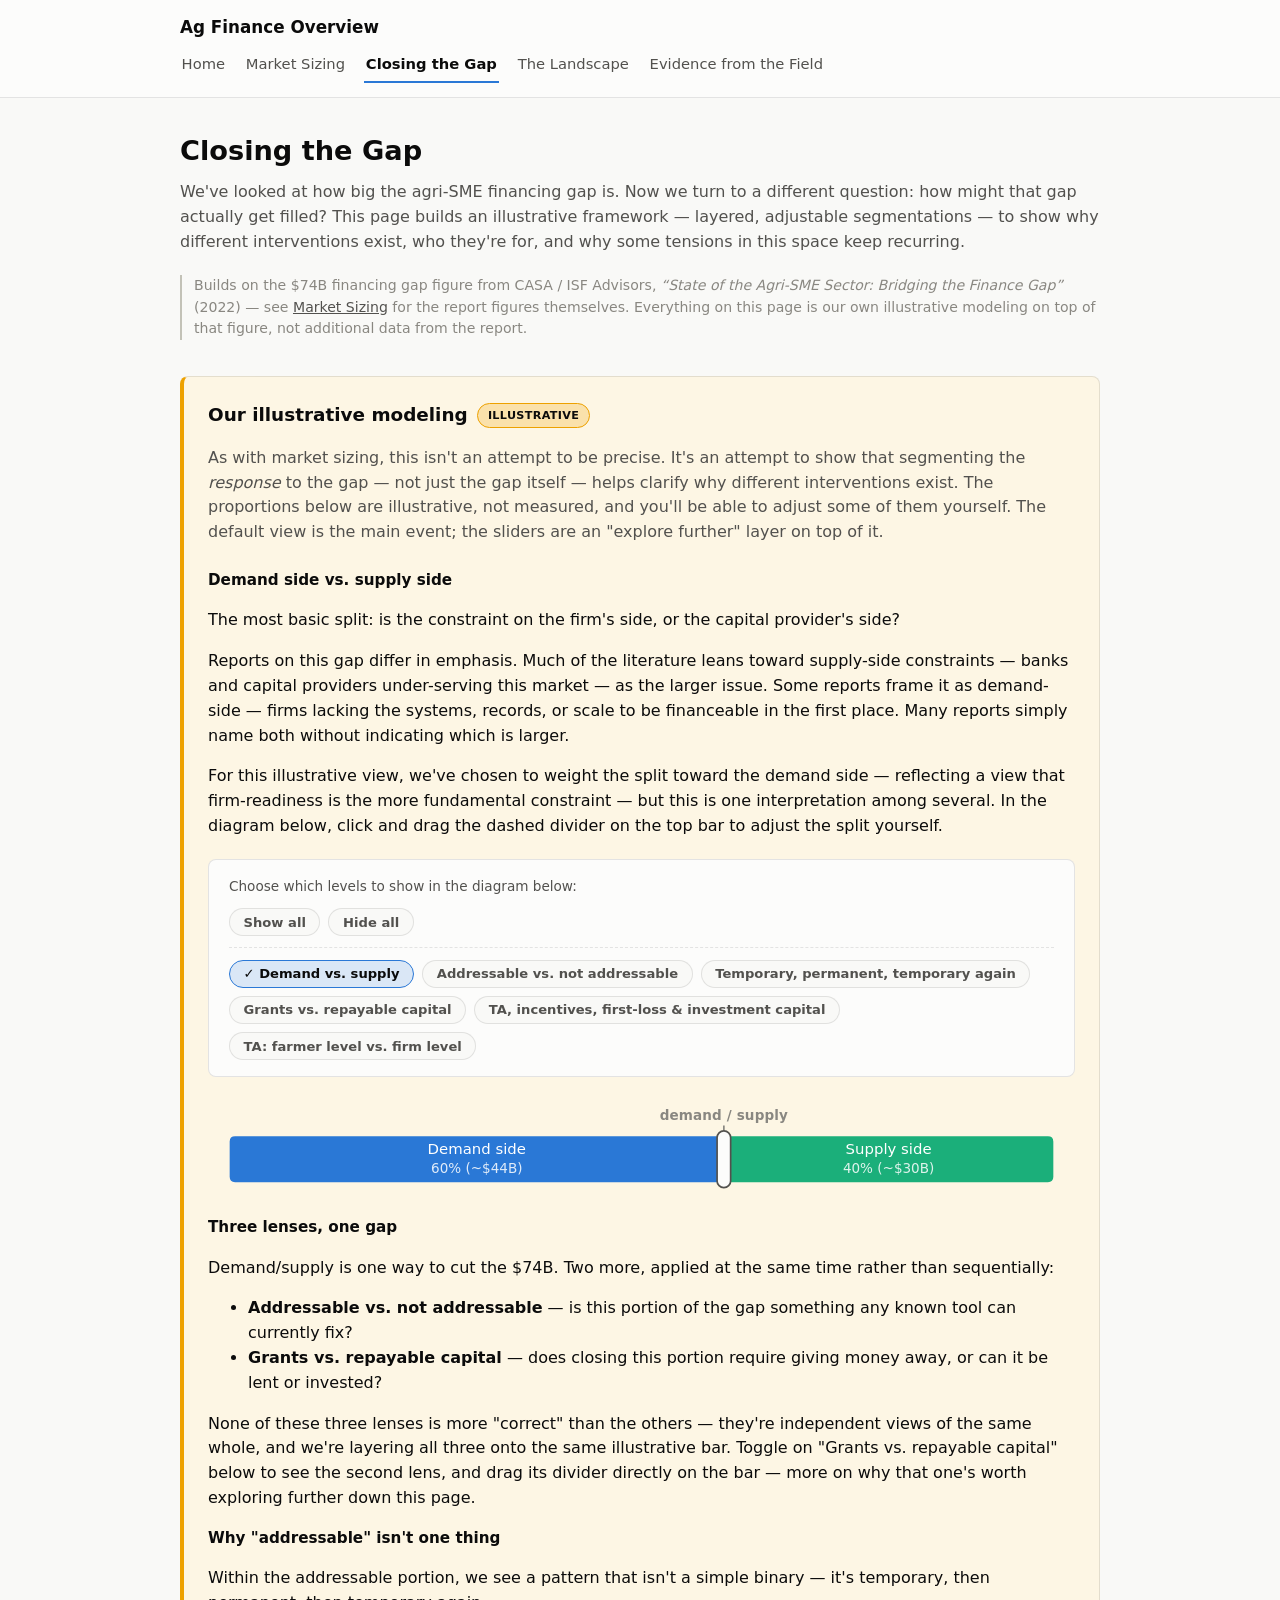
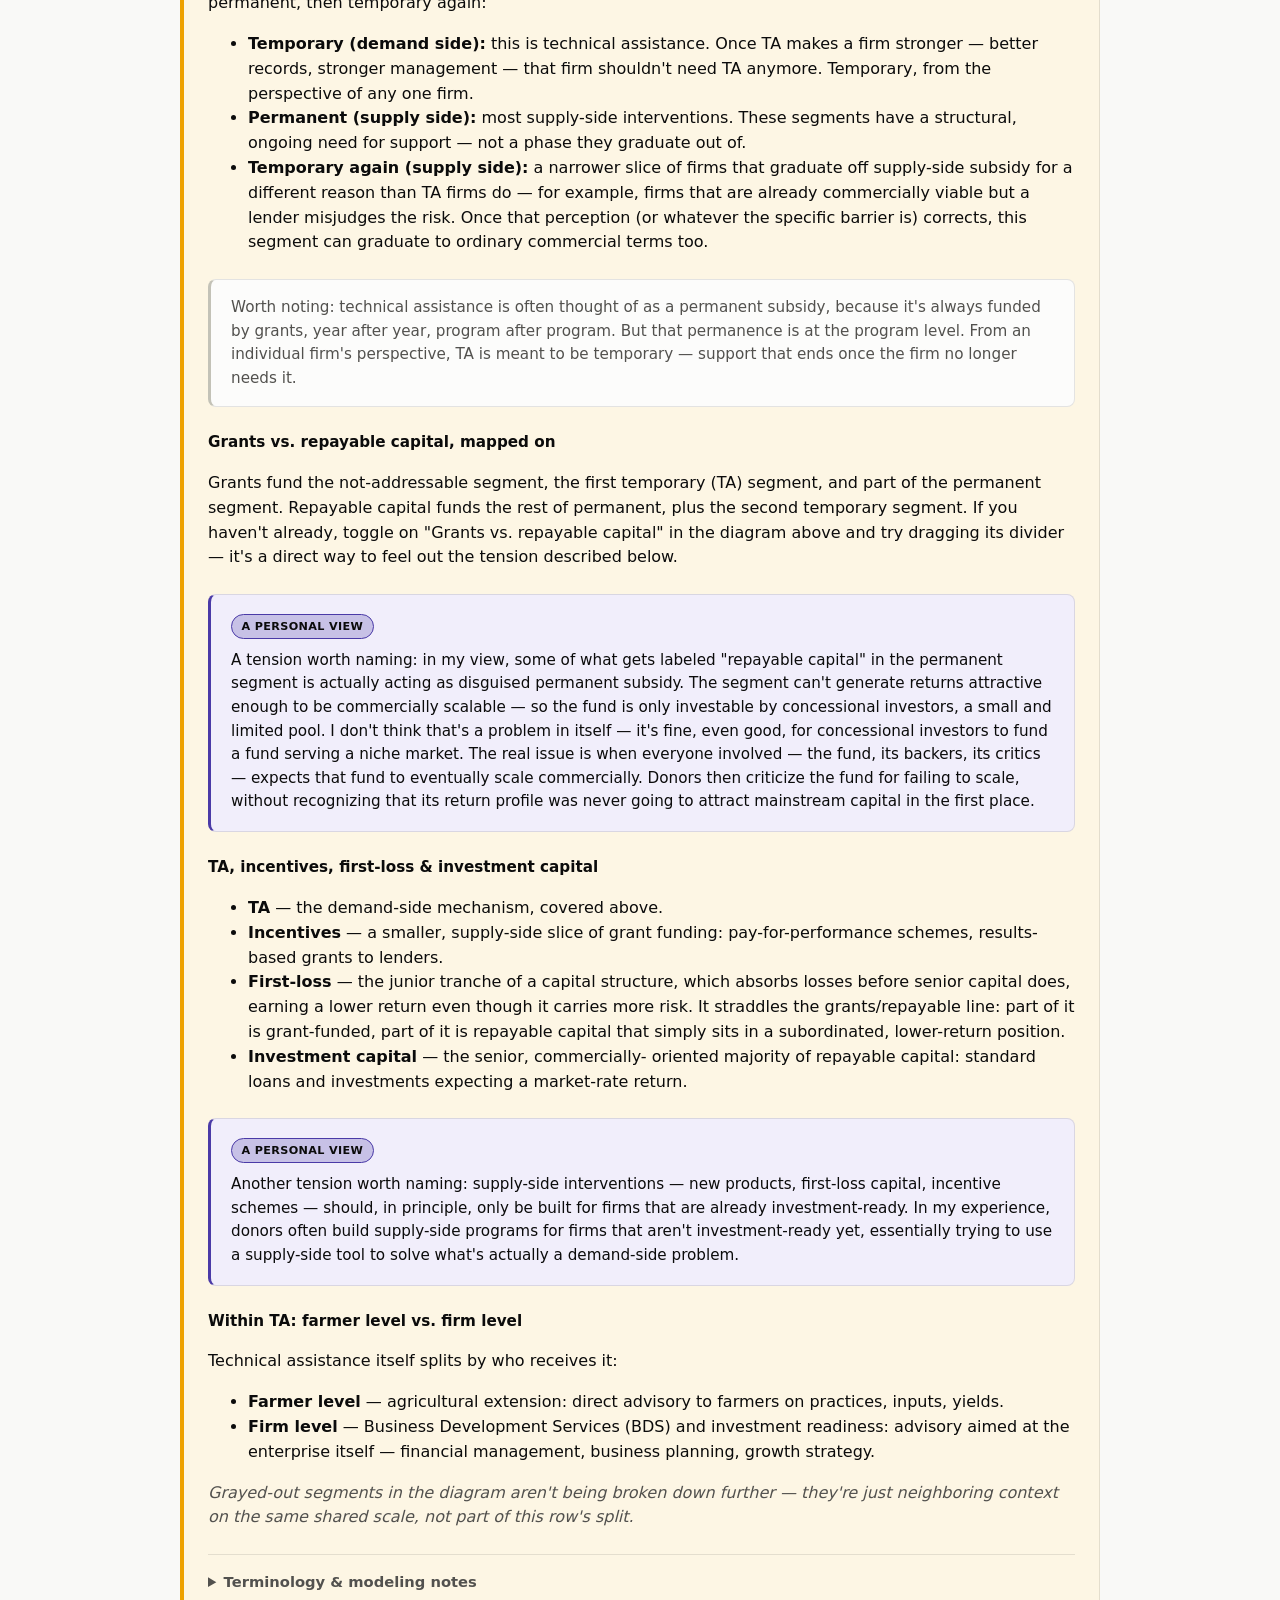
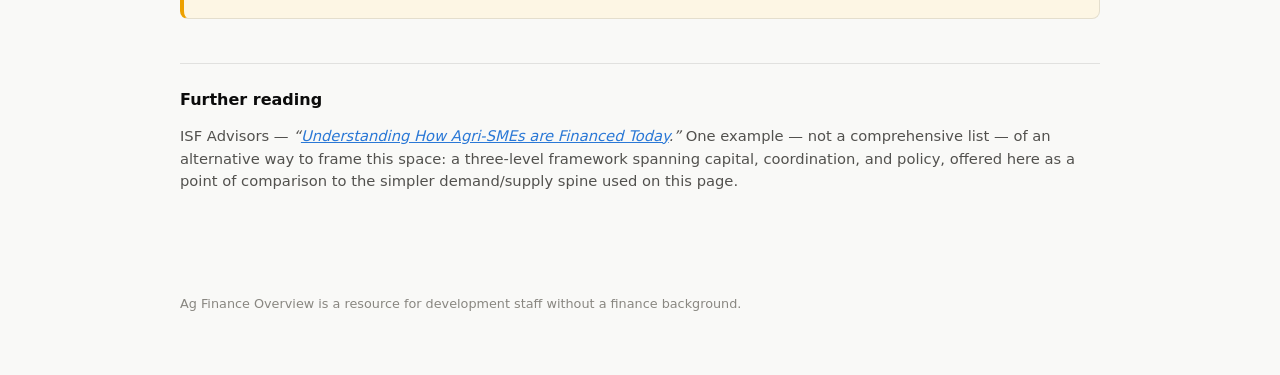
<file: types-of-ag-finance.html>
<!doctype html>
<html lang="en">
<head>
<meta charset="utf-8">
<meta name="viewport" content="width=device-width, initial-scale=1">
<title>Closing the Gap — Ag Finance Overview</title>
<link rel="stylesheet" href="assets/css/style.css?v=4">
</head>
<body>

<header class="site-header">
  <div class="site-header__inner">
    <a class="site-title" href="index.html">Ag Finance Overview</a>
    <nav class="site-nav" aria-label="Primary">
      <ul>
        <li><a href="index.html">Home</a></li>
        <li><a href="market-sizing.html">Market Sizing</a></li>
        <li><a href="types-of-ag-finance.html" aria-current="page">Closing the Gap</a></li>
        <li><a href="capital-providers.html">The Landscape</a></li>
        <li><a href="evidence-from-the-field.html">Evidence from the Field</a></li>
      </ul>
    </nav>
  </div>
</header>

<main>
  <h1 class="page-title">Closing the Gap</h1>
  <p class="page-intro">
    We've looked at how big the agri-SME financing gap is. Now we turn to a
    different question: how might that gap actually get filled? This page
    builds an illustrative framework — layered, adjustable segmentations —
    to show why different interventions exist, who they're for, and why
    some tensions in this space keep recurring.
  </p>

  <p class="source-line">
    Builds on the $74B financing gap figure from CASA / ISF Advisors,
    <em>“State of the Agri-SME Sector: Bridging the Finance Gap”</em> (2022) —
    see <a href="market-sizing.html">Market Sizing</a> for the report figures
    themselves. Everything on this page is our own illustrative modeling on
    top of that figure, not additional data from the report.
  </p>

  <section class="section-illustrative">
    <h2 class="section-heading">
      Our illustrative modeling
      <span class="badge-illustrative">Illustrative</span>
    </h2>
    <p class="illustrative-note">
      As with market sizing, this isn't an attempt to be precise. It's an
      attempt to show that segmenting the <em>response</em> to the gap — not
      just the gap itself — helps clarify why different interventions exist.
      The proportions below are illustrative, not measured, and you'll be
      able to adjust some of them yourself. The default view is the main
      event; the sliders are an "explore further" layer on top of it.
    </p>

    <h3 class="chart-title">Demand side vs. supply side</h3>
    <p>
      The most basic split: is the constraint on the firm's side, or the
      capital provider's side?
    </p>
    <p>
      Reports on this gap differ in emphasis. Much of the literature leans
      toward supply-side constraints — banks and capital providers
      under-serving this market — as the larger issue. Some reports frame it
      as demand-side — firms lacking the systems, records, or scale to be
      financeable in the first place. Many reports simply name both without
      indicating which is larger.
    </p>
    <p>
      For this illustrative view, we've chosen to weight the split toward
      the demand side — reflecting a view that firm-readiness is the more
      fundamental constraint — but this is one interpretation among several.
      In the diagram below, click and drag the dashed divider on the top bar
      to adjust the split yourself.
    </p>

    <div class="tacg-toggle-panel">
      <p class="tacg-toggle-panel__label">
        Choose which levels to show in the diagram below:
      </p>
      <div class="tacg-toggle-actions">
        <button type="button" id="tacg-show-all" class="tacg-toggle tacg-toggle--action">Show all</button>
        <button type="button" id="tacg-hide-all" class="tacg-toggle tacg-toggle--action">Hide all</button>
      </div>
      <div id="tacg-toggle-group" class="tacg-toggle-group"></div>
    </div>
    <div id="tacg-diagram" aria-label="Illustrative breakdown of the agri-SME financing gap"></div>

    <h3 class="chart-title">Three lenses, one gap</h3>
    <p>
      Demand/supply is one way to cut the $74B. Two more, applied at the same
      time rather than sequentially:
    </p>
    <ul>
      <li>
        <strong>Addressable vs. not addressable</strong> — is this portion of
        the gap something any known tool can currently fix?
      </li>
      <li>
        <strong>Grants vs. repayable capital</strong> — does closing this
        portion require giving money away, or can it be lent or invested?
      </li>
    </ul>
    <p>
      None of these three lenses is more "correct" than the others — they're
      independent views of the same whole, and we're layering all three onto
      the same illustrative bar. Toggle on "Grants vs. repayable capital"
      below to see the second lens, and drag its divider directly on the bar
      — more on why that one's worth exploring further down this page.
    </p>

    <h3 class="chart-title">Why "addressable" isn't one thing</h3>
    <p>
      Within the addressable portion, we see a pattern that isn't a simple
      binary — it's temporary, then permanent, then temporary again:
    </p>
    <ul>
      <li>
        <strong>Temporary (demand side):</strong> this is technical
        assistance. Once TA makes a firm stronger — better records, stronger
        management — that firm shouldn't need TA anymore. Temporary, from
        the perspective of any one firm.
      </li>
      <li>
        <strong>Permanent (supply side):</strong> most supply-side
        interventions. These segments have a structural, ongoing need for
        support — not a phase they graduate out of.
      </li>
      <li>
        <strong>Temporary again (supply side):</strong> a narrower slice of
        firms that graduate off supply-side subsidy for a different reason
        than TA firms do — for example, firms that are already commercially
        viable but a lender misjudges the risk. Once that perception (or
        whatever the specific barrier is) corrects, this segment can
        graduate to ordinary commercial terms too.
      </li>
    </ul>

    <div class="callout-note">
      <p>
        Worth noting: technical assistance is often thought of as a
        permanent subsidy, because it's always funded by grants, year after
        year, program after program. But that permanence is at the program
        level. From an individual firm's perspective, TA is meant to be
        temporary — support that ends once the firm no longer needs it.
      </p>
    </div>

    <h3 class="chart-title">Grants vs. repayable capital, mapped on</h3>
    <p>
      Grants fund the not-addressable segment, the first temporary (TA)
      segment, and part of the permanent segment. Repayable capital funds
      the rest of permanent, plus the second temporary segment. If you
      haven't already, toggle on "Grants vs. repayable capital" in the
      diagram above and try dragging its divider — it's a direct way to
      feel out the tension described below.
    </p>

    <div class="callout-opinion">
      <span class="callout-opinion__label">A personal view</span>
      <p>
        A tension worth naming: in my view, some of what gets labeled
        "repayable capital" in the permanent segment is actually acting as
        disguised permanent subsidy. The segment can't generate returns
        attractive enough to be commercially scalable — so the fund is only
        investable by concessional investors, a small and limited pool. I
        don't think that's a problem in itself — it's fine, even good, for
        concessional investors to fund a fund serving a niche market. The
        real issue is when everyone involved — the fund, its backers, its
        critics — expects that fund to eventually scale commercially.
        Donors then criticize the fund for failing to scale, without
        recognizing that its return profile was never going to attract
        mainstream capital in the first place.
      </p>
    </div>

    <h3 class="chart-title">TA, incentives, first-loss &amp; investment capital</h3>
    <ul>
      <li><strong>TA</strong> — the demand-side mechanism, covered above.</li>
      <li>
        <strong>Incentives</strong> — a smaller, supply-side slice of grant
        funding: pay-for-performance schemes, results-based grants to
        lenders.
      </li>
      <li>
        <strong>First-loss</strong> — the junior tranche of a capital
        structure, which absorbs losses before senior capital does, earning
        a lower return even though it carries more risk. It straddles the
        grants/repayable line: part of it is grant-funded, part of it is
        repayable capital that simply sits in a subordinated, lower-return
        position.
      </li>
      <li>
        <strong>Investment capital</strong> — the senior, commercially-
        oriented majority of repayable capital: standard loans and
        investments expecting a market-rate return.
      </li>
    </ul>

    <div class="callout-opinion">
      <span class="callout-opinion__label">A personal view</span>
      <p>
        Another tension worth naming: supply-side interventions — new
        products, first-loss capital, incentive schemes — should, in
        principle, only be built for firms that are already
        investment-ready. In my experience, donors often build supply-side
        programs for firms that aren't investment-ready yet, essentially
        trying to use a supply-side tool to solve what's actually a
        demand-side problem.
      </p>
    </div>

    <h3 class="chart-title">Within TA: farmer level vs. firm level</h3>
    <p>Technical assistance itself splits by who receives it:</p>
    <ul>
      <li>
        <strong>Farmer level</strong> — agricultural extension: direct
        advisory to farmers on practices, inputs, yields.
      </li>
      <li>
        <strong>Firm level</strong> — Business Development Services (BDS)
        and investment readiness: advisory aimed at the enterprise itself —
        financial management, business planning, growth strategy.
      </li>
    </ul>

    <p class="section-transition">
      Grayed-out segments in the diagram aren't being broken down further —
      they're just neighboring context on the same shared scale, not part
      of this row's split.
    </p>

    <details class="modeling-notes">
      <summary>Terminology &amp; modeling notes</summary>
      <ul>
        <li>
          "Business Development Services (BDS)" is the formal term for
          firm-level TA — not "capacity building" or "agricultural
          extension." Agricultural extension refers specifically to
          farmer-level advisory (crop practices, inputs) — a historically
          distinct tradition from BDS, delivered directly to the farmer
          rather than to the enterprise itself.
        </li>
        <li>
          "Enabling environment" — policy, regulation, credit
          infrastructure, credit bureaus, collateral registries — supports
          both the demand and supply sides at once and isn't captured in
          this simplified split. Out of scope for this illustrative view.
        </li>
        <li>
          Only demand/supply and grants/repayable capital are draggable
          above. Everything else — addressable/not addressable, the
          temporary-again share of supply, the grant share of the permanent
          segment, and the TA/incentives/first-loss/investment-capital and
          farmer/firm splits — uses fixed illustrative proportions, chosen
          to be clean and plausible rather than measured.
        </li>
      </ul>
    </details>
  </section>

  <section class="further-reading">
    <h2>Further reading</h2>
    <p>
      ISF Advisors — <em>“<a href="https://isfadvisors.co/understanding-how-agri-smes-are-financed-today/">Understanding How Agri-SMEs are Financed
      Today</a>.”</em> One example — not a comprehensive list — of an
      alternative way to frame this space: a three-level framework spanning
      capital, coordination, and policy, offered here as a point of
      comparison to the simpler demand/supply spine used on this page.
    </p>
  </section>
</main>

<footer class="site-footer">
  <p>Ag Finance Overview is a resource for development staff without a finance background.</p>
</footer>

<script src="assets/js/types-of-ag-finance-chart.js?v=3"></script>
</body>
</html>
</file>
<file: assets/css/style.css>
/* ===========================================================
   Ag Finance Overview — shared styles
   Design tokens follow the site's data-viz palette (see /assets/js
   chart files). Roles are defined once here and reused by every
   page and chart so light/dark stay in sync from one place.
   =========================================================== */

:root {
  color-scheme: light;

  /* chrome & ink */
  --page-plane:      #f9f9f7;
  --surface-1:       #fcfcfb;
  --text-primary:    #0b0b0b;
  --text-secondary:  #52514e;
  --text-muted:      #898781;
  --gridline:        #e1e0d9;
  --baseline:        #c3c2b7;
  --border:          rgba(11, 11, 11, 0.10);

  /* categorical data series (fixed order — see marks spec) */
  --series-bank:     #2a78d6; /* slot 1 — blue */
  --series-fund:     #1baf7a; /* slot 2 — aqua */
  --series-gap:      #c3c2b7; /* unmet — neutral, not a data hue */
  --series-count:    #4a3aa7; /* slot 5 — violet, used for the SME-count line */
  --series-green:    #008300; /* slot — green, Closing the Gap diagram */
  --series-magenta:  #e87ba4; /* slot — magenta, Closing the Gap diagram */
  --series-orange:   #eb6834; /* slot — orange, Closing the Gap diagram */
  --series-red:      #e34948; /* slot — red, Closing the Gap diagram */

  /* illustrative-content flag (UI accent, never used as a data series) */
  --illustrative-accent: #eda100;
  --illustrative-wash:   #fdf6e4;

  /* personal-opinion flag (first-person callouts — distinct from the
     illustrative flag above; never used as a data series either) */
  --opinion-accent: #4a3aa7;
  --opinion-wash:   #f1eefb;

  --radius-sm: 4px;
  --radius-md: 8px;
  --font-sans: system-ui, -apple-system, "Segoe UI", sans-serif;
}

@media (prefers-color-scheme: dark) {
  :root {
    color-scheme: dark;
    --page-plane:      #0d0d0d;
    --surface-1:       #1a1a19;
    --text-primary:    #ffffff;
    --text-secondary:  #c3c2b7;
    --text-muted:      #898781;
    --gridline:        #2c2c2a;
    --baseline:        #383835;
    --border:          rgba(255, 255, 255, 0.10);

    --series-bank:     #3987e5;
    --series-fund:     #199e70;
    --series-gap:      #383835;
    --series-count:    #9085e9;
    --series-green:    #008300;
    --series-magenta:  #d55181;
    --series-orange:   #d95926;
    --series-red:      #e66767;

    --illustrative-accent: #c98500;
    --illustrative-wash:   #2a2412;

    --opinion-accent: #9085e9;
    --opinion-wash:   #1e1a2e;
  }
}

* { box-sizing: border-box; }

html, body {
  margin: 0;
  padding: 0;
}

body {
  background: var(--page-plane);
  color: var(--text-primary);
  font-family: var(--font-sans);
  line-height: 1.55;
  -webkit-font-smoothing: antialiased;
}

a { color: var(--series-bank); }
a:hover { text-decoration: none; }

.visually-hidden {
  position: absolute;
  width: 1px; height: 1px;
  overflow: hidden;
  clip: rect(0 0 0 0);
  white-space: nowrap;
}

/* ---------- header / nav ---------- */

.site-header {
  position: sticky;
  top: 0;
  z-index: 10;
  background: var(--surface-1);
  border-bottom: 1px solid var(--border);
}

.site-header__inner {
  max-width: 960px;
  margin: 0 auto;
  padding: 0.9rem 1.25rem;
}

.site-title {
  display: block;
  font-weight: 600;
  font-size: 1.05rem;
  color: var(--text-primary);
  text-decoration: none;
  margin-bottom: 0.5rem;
}

.site-nav ul {
  list-style: none;
  display: flex;
  flex-wrap: wrap;
  gap: 0.25rem 1.1rem;
  margin: 0;
  padding: 0;
}

.site-nav a {
  display: inline-block;
  padding: 0.3rem 0.1rem;
  color: var(--text-secondary);
  text-decoration: none;
  font-size: 0.92rem;
  border-bottom: 2px solid transparent;
}

.site-nav a:hover {
  color: var(--text-primary);
}

.site-nav a[aria-current="page"] {
  color: var(--text-primary);
  font-weight: 600;
  border-bottom-color: var(--series-bank);
}

/* ---------- page layout ---------- */

main {
  max-width: 960px;
  margin: 0 auto;
  padding: 2rem 1.25rem 4rem;
}

.page-title {
  font-size: 1.7rem;
  font-weight: 700;
  margin: 0 0 0.5rem;
}

.page-intro {
  color: var(--text-secondary);
  margin: 0 0 1.25rem;
}

.source-line {
  font-size: 0.88rem;
  color: var(--text-muted);
  border-left: 2px solid var(--baseline);
  padding-left: 0.75rem;
  margin: 0 0 2.25rem;
}

.source-line a { color: var(--text-secondary); }

.section-heading {
  font-size: 1.15rem;
  font-weight: 700;
  margin: 0 0 1rem;
  display: flex;
  align-items: center;
  gap: 0.6rem;
}

section + section { margin-top: 2.75rem; }

/* ---------- report vs. illustrative section framing ---------- */

.section-report {
  background: var(--surface-1);
  border: 1px solid var(--border);
  border-radius: var(--radius-md);
  padding: 1.5rem;
}

.section-illustrative {
  background: var(--illustrative-wash);
  border: 1px solid var(--border);
  border-left: 4px solid var(--illustrative-accent);
  border-radius: var(--radius-md);
  padding: 1.5rem;
}

.badge-illustrative {
  display: inline-flex;
  align-items: center;
  gap: 0.35rem;
  font-size: 0.7rem;
  font-weight: 700;
  text-transform: uppercase;
  letter-spacing: 0.03em;
  color: var(--text-primary);
  background: color-mix(in srgb, var(--illustrative-accent) 25%, transparent);
  border: 1px solid var(--illustrative-accent);
  border-radius: 999px;
  padding: 0.2rem 0.6rem;
}

.illustrative-note {
  color: var(--text-secondary);
  margin: 0 0 1.5rem;
}

/* ---------- stat cards ---------- */

.stat-grid {
  display: grid;
  grid-template-columns: repeat(auto-fit, minmax(150px, 1fr));
  gap: 1rem;
}

.stat-card {
  background: var(--page-plane);
  border: 1px solid var(--border);
  border-radius: var(--radius-md);
  padding: 1rem 1.1rem;
}

.stat-value {
  font-size: 1.6rem;
  font-weight: 600;
  line-height: 1.15;
  display: block;
}

.stat-label {
  display: block;
  margin-top: 0.35rem;
  font-size: 0.85rem;
  color: var(--text-secondary);
}

/* ---------- data tables ---------- */

.data-table-wrap {
  overflow-x: auto;
  margin: 1.25rem 0 1.5rem;
}

table.data-table {
  width: 100%;
  border-collapse: collapse;
  font-size: 0.88rem;
  min-width: 640px;
}

.data-table caption {
  text-align: left;
  font-size: 0.82rem;
  color: var(--text-muted);
  margin-bottom: 0.5rem;
}

.data-table th,
.data-table td {
  text-align: right;
  padding: 0.55rem 0.7rem;
  border-bottom: 1px solid var(--gridline);
  font-variant-numeric: tabular-nums;
  white-space: nowrap;
}

.data-table th:first-child,
.data-table td:first-child {
  text-align: left;
  font-variant-numeric: normal;
  white-space: normal;
}

.data-table thead th {
  color: var(--text-secondary);
  font-weight: 600;
  border-bottom: 1px solid var(--baseline);
}

.data-table thead th.group-header {
  text-align: center;
  position: relative;
  border-bottom: none;
}

.data-table thead th.group-header::after {
  content: "";
  position: absolute;
  left: 0;
  right: 0;
  bottom: 0;
  border-bottom: 1px solid var(--baseline);
}

.data-table thead th.group-header--demand::after {
  right: 14px;
}

.data-table thead th.group-header--supply::after {
  left: 14px;
}

.data-table tbody tr.total-row td {
  font-weight: 700;
  border-top: 2px solid var(--baseline);
  border-bottom: none;
}

/* ---------- modeling notes (collapsible) ---------- */

.modeling-notes {
  margin-top: 1.5rem;
  border-top: 1px solid var(--border);
  padding-top: 1rem;
}

.modeling-notes summary {
  cursor: pointer;
  font-weight: 600;
  font-size: 0.92rem;
  color: var(--text-secondary);
}

.modeling-notes summary:hover { color: var(--text-primary); }

.modeling-notes ul {
  margin: 0.9rem 0 0;
  padding-left: 1.2rem;
  color: var(--text-secondary);
  font-size: 0.9rem;
}

.modeling-notes li { margin-bottom: 0.6rem; }

/* ---------- chart component (shared by any chart on the site) ---------- */

.chart-card {
  position: relative;
  margin: 1.5rem 0;
}

.chart-svg-wrap {
  position: relative;
  width: 100%;
}

.chart-svg-wrap svg {
  width: 100%;
  height: auto;
  display: block;
  overflow: visible;
}

.chart-axis-label,
.chart-tick-label {
  fill: var(--text-muted);
  font-family: var(--font-sans);
  font-size: 11px;
}

.chart-axis-label {
  font-weight: 600;
  letter-spacing: 0.01em;
}

.chart-category-label {
  fill: var(--text-secondary);
  font-family: var(--font-sans);
  font-size: 12px;
}

.chart-value-label {
  fill: var(--text-primary);
  font-family: var(--font-sans);
  font-size: 12px;
  font-weight: 600;
}

.chart-gridline {
  stroke: var(--gridline);
  stroke-width: 1;
}

.chart-baseline {
  stroke: var(--baseline);
  stroke-width: 1;
}

.chart-bar-hit {
  fill: transparent;
  cursor: pointer;
}

.chart-bar-hit:focus-visible {
  outline: 2px solid var(--text-primary);
  outline-offset: 2px;
}

.chart-bar.is-active .chart-seg {
  filter: brightness(1.12);
}

.chart-tooltip .tt-title {
  font-weight: 700;
  margin-bottom: 0.35rem;
}

.chart-tooltip .tt-total {
  font-weight: 400;
  opacity: 0.8;
}

.chart-tooltip .tt-row {
  display: flex;
  align-items: center;
  gap: 0.4rem;
  white-space: nowrap;
}

.chart-tooltip .tt-row + .tt-row { margin-top: 0.2rem; }

.chart-tooltip .tt-key {
  width: 10px;
  height: 3px;
  border-radius: 1.5px;
  flex: none;
}

.chart-tooltip .tt-row strong {
  margin-left: auto;
  padding-left: 0.6rem;
}

.chart-legend {
  display: flex;
  flex-wrap: wrap;
  gap: 0.5rem 1.25rem;
  margin: 0.75rem 0 0.25rem;
  font-size: 0.85rem;
  color: var(--text-secondary);
}

.chart-legend--column {
  flex-direction: column;
  gap: 0.6rem;
}

.chart-legend--column .chart-legend__item strong {
  color: var(--text-primary);
  margin-left: 0.4rem;
}

.composition-row {
  display: flex;
  flex-wrap: wrap;
  align-items: center;
  justify-content: center;
  gap: 2rem;
  margin: 1.25rem 0 1.5rem;
}

.composition-row .chart-svg-wrap {
  flex: 0 1 260px;
}

.composition-row .chart-legend {
  margin: 0;
}

.chart-legend__item {
  display: inline-flex;
  align-items: center;
  gap: 0.45rem;
}

.chart-legend__swatch {
  width: 10px;
  height: 10px;
  border-radius: 2px;
  display: inline-block;
  flex: none;
}

.chart-legend__swatch--line {
  width: 14px;
  height: 3px;
  border-radius: 1.5px;
}

.chart-title {
  font-size: 0.95rem;
  font-weight: 600;
  color: var(--text-primary);
  margin: 0 0 0.75rem;
}

.tacg-toggle-panel {
  background: var(--surface-1);
  border: 1px solid var(--border);
  border-radius: var(--radius-md);
  padding: 1rem 1.25rem;
  margin: 1.25rem 0 1.5rem;
}

.tacg-toggle-panel__label {
  margin: 0 0 0.7rem;
  font-size: 0.85rem;
  color: var(--text-secondary);
}

.tacg-toggle-actions {
  display: flex;
  flex-wrap: wrap;
  gap: 0.5rem;
  margin: 0 0 0.7rem;
  padding-bottom: 0.7rem;
  border-bottom: 1px dashed var(--border);
}

.tacg-toggle--action {
  border-style: dashed;
  color: var(--text-secondary);
}

.tacg-toggle-group {
  display: flex;
  flex-wrap: wrap;
  gap: 0.5rem;
}

.tacg-toggle {
  font-family: var(--font-sans);
  font-size: 0.82rem;
  font-weight: 600;
  padding: 0.35rem 0.85rem;
  border-radius: 999px;
  border: 1px solid var(--border);
  background: var(--page-plane);
  color: var(--text-secondary);
  cursor: pointer;
}

.tacg-toggle:hover { color: var(--text-primary); }

.tacg-toggle[aria-pressed="true"] {
  background: color-mix(in srgb, var(--series-bank) 16%, transparent);
  border-color: var(--series-bank);
  color: var(--text-primary);
}

.level-diagram-empty {
  color: var(--text-muted);
  font-size: 0.88rem;
  font-style: italic;
  margin: 0.5rem 0 0;
}

.section-transition {
  color: var(--text-secondary);
  font-style: italic;
  margin: 0 0 1rem;
}

.chart-tooltip {
  position: absolute;
  pointer-events: none;
  z-index: 20;
  background: var(--text-primary);
  color: var(--surface-1);
  font-size: 0.8rem;
  padding: 0.4rem 0.6rem;
  border-radius: var(--radius-sm);
  transform: translate(-50%, calc(-100% - 8px));
  white-space: nowrap;
  opacity: 0;
  transition: opacity 0.1s ease;
}

.chart-tooltip.is-visible {
  opacity: 1;
}

/* ---------- placeholder pages ---------- */

.placeholder-note {
  background: var(--surface-1);
  border: 1px dashed var(--baseline);
  border-radius: var(--radius-md);
  padding: 1.5rem;
  color: var(--text-secondary);
}

/* ---------- callouts ---------- */

/* Neutral / explanatory aside — not a critique, no attribution needed. */
.callout-note {
  margin: 1.5rem 0;
  padding: 1rem 1.25rem;
  background: var(--surface-1);
  border: 1px solid var(--border);
  border-left: 3px solid var(--baseline);
  border-radius: var(--radius-md);
  color: var(--text-secondary);
  font-size: 0.95rem;
}

.callout-note p { margin: 0; }
.callout-note p + p { margin-top: 0.75rem; }

/* Personal, first-person opinion — must read as one person's view, never
   attributed to CRS or any employer. Visually distinct from both the
   neutral callout above and the illustrative-modeling wash it may sit
   inside, so the "this is not an institutional claim" distinction is
   never in doubt. */
.callout-opinion {
  margin: 1.5rem 0;
  padding: 1.1rem 1.25rem;
  background: var(--opinion-wash);
  border: 1px solid var(--border);
  border-left: 3px solid var(--opinion-accent);
  border-radius: var(--radius-md);
  color: var(--text-primary);
}

.callout-opinion__label {
  display: inline-flex;
  align-items: center;
  gap: 0.35rem;
  font-size: 0.7rem;
  font-weight: 700;
  text-transform: uppercase;
  letter-spacing: 0.03em;
  color: var(--text-primary);
  background: color-mix(in srgb, var(--opinion-accent) 25%, transparent);
  border: 1px solid var(--opinion-accent);
  border-radius: 999px;
  padding: 0.2rem 0.6rem;
  margin-bottom: 0.6rem;
}

.callout-opinion p { margin: 0; font-size: 0.95rem; }
.callout-opinion p + p { margin-top: 0.75rem; }

/* ---------- level / stacked-bar diagrams (Closing the Gap) ---------- */

.level-diagram {
  position: relative;
  margin: 1.5rem 0 1.25rem;
}

.level-diagram .chart-svg-wrap {
  width: 100%;
}

.level-seg-label {
  fill: var(--text-primary);
  font-family: var(--font-sans);
  font-size: 11px;
}

.level-seg-pct {
  fill: var(--text-secondary);
  font-family: var(--font-sans);
  font-size: 10px;
}

.level-guide {
  stroke: var(--text-muted);
  stroke-width: 1.25;
  stroke-dasharray: 4 3;
}

.level-guide-label {
  fill: var(--text-muted);
  font-family: var(--font-sans);
  font-size: 10px;
  font-weight: 600;
  letter-spacing: 0.01em;
}

.level-seg-hit {
  fill: transparent;
  cursor: pointer;
}

/* Leader-line label for an active segment too narrow to hold its own
   in-bar text -- a short tick out to a label placed in the row gap,
   instead of just hiding the label (that suppression is reserved for
   muted/inactive context segments only). */
.level-leader-line {
  stroke: var(--text-secondary);
  stroke-width: 1;
}

.level-leader-label {
  fill: var(--text-primary);
  font-family: var(--font-sans);
  font-size: 10px;
  font-weight: 600;
}

.level-seg-hit:focus-visible {
  outline: 2px solid var(--text-primary);
  outline-offset: 1px;
}

/* Muted context segments: dashed outline, no fill -- either a different
   scope than what the row subdivides, or a segment that already got its
   full presentation in an earlier row. */
.level-seg-muted {
  fill: none;
  stroke: var(--text-muted);
  stroke-width: 1.25;
  stroke-dasharray: 4 3;
}

/* ---------- draggable dividers (session-only "explore further" controls) ---------- */

.tacg-divider-grip {
  fill: var(--surface-1);
  stroke: var(--text-secondary);
  stroke-width: 1.25;
  pointer-events: none;
}

.tacg-divider-hit {
  fill: transparent;
  cursor: ew-resize;
}

.tacg-divider-hit:focus-visible {
  outline: 2px solid var(--text-primary);
  outline-offset: 1px;
}

/* ---------- market sizing demand controls (avg-size sliders) ---------- */

.ms-controls {
  display: flex;
  flex-direction: column;
  gap: 0.9rem;
  background: var(--surface-1);
  border: 1px solid var(--border);
  border-radius: var(--radius-md);
  padding: 1rem 1.25rem;
  margin: 1.25rem 0 1.5rem;
}

.ms-slider-row {
  display: flex;
  flex-direction: column;
  gap: 0.4rem;
}

.ms-slider-row__head {
  display: flex;
  justify-content: space-between;
  align-items: baseline;
  font-size: 0.85rem;
  color: var(--text-secondary);
}

.ms-slider-row__head strong {
  color: var(--text-primary);
  font-variant-numeric: tabular-nums;
}

.ms-slider-row input[type="range"] {
  width: 100%;
  accent-color: var(--series-bank);
}

/* ---------- further reading ---------- */

.further-reading {
  margin-top: 2.75rem;
  padding-top: 1.5rem;
  border-top: 1px solid var(--border);
}

.further-reading h2 {
  font-size: 1rem;
  font-weight: 700;
  margin: 0 0 0.75rem;
}

.further-reading p {
  color: var(--text-secondary);
  font-size: 0.92rem;
  margin: 0;
}

/* ---------- capital providers: static overview graphic ---------- */

.cp-overview__figure {
  margin: 0;
}

.cp-overview__trigger {
  display: block;
  width: fit-content;
  max-width: 100%;
  margin: 0 auto;
  cursor: zoom-in;
}

.cp-overview__img {
  display: block;
  width: 100%;
  max-width: 360px;
  height: auto;
  border: 1px solid var(--border);
  border-radius: var(--radius-md);
}

.cp-overview__caption {
  margin: 0.75rem 0 0;
  font-size: 0.82rem;
  color: var(--text-muted);
  text-align: center;
}

/* Lightbox overlay: progressive enhancement over the plain <a
   target="_blank"> the overview image sits in -- without JS the link
   still opens the full-size image in a new tab. */
.cp-lightbox {
  position: fixed;
  inset: 0;
  z-index: 50;
  display: flex;
  align-items: center;
  justify-content: center;
  padding: 2rem;
  background: rgba(0, 0, 0, 0.8);
  cursor: zoom-out;
}

.cp-lightbox[hidden] {
  display: none;
}

.cp-lightbox img {
  max-width: 100%;
  max-height: 100%;
  border-radius: var(--radius-md);
  box-shadow: 0 8px 32px rgba(0, 0, 0, 0.4);
  cursor: default;
}

.cp-lightbox__close {
  position: absolute;
  top: 1rem;
  right: 1.25rem;
  width: 2.25rem;
  height: 2.25rem;
  display: inline-flex;
  align-items: center;
  justify-content: center;
  font-size: 1.4rem;
  line-height: 1;
  color: #fff;
  background: rgba(255, 255, 255, 0.12);
  border: 1px solid rgba(255, 255, 255, 0.3);
  border-radius: 999px;
  cursor: pointer;
}

.cp-lightbox__close:hover {
  background: rgba(255, 255, 255, 0.22);
}

.cp-lightbox__close:focus-visible {
  outline: 2px solid #fff;
  outline-offset: 2px;
}

/* ---------- capital providers: box/branch tree (not proportional --
   deliberately plain nested boxes, distinct from the Closing the Gap
   stacked-bar diagrams) ---------- */

.cp-tree {
  margin: 1.25rem 0 2rem;
}

.cp-branch {
  list-style: none;
  margin: 0;
  padding: 0 0 0 1.1rem;
  border-left: 1px solid var(--border);
}

.cp-branch > li {
  position: relative;
  padding: 0.3rem 0 0.3rem 1rem;
}

.cp-branch > li::before {
  content: "";
  position: absolute;
  left: 0;
  top: 1.05rem;
  width: 0.9rem;
  border-top: 1px solid var(--border);
}

.cp-node--branch {
  font-weight: 600;
  font-size: 0.92rem;
  color: var(--text-primary);
  padding: 0.2rem 0;
}

.cp-node__note {
  font-size: 0.78rem;
  font-weight: 400;
  color: var(--text-muted);
  margin-left: 0.35rem;
}

/* Every heading in the tree -- branch or leaf -- uses the same plain-row
   markup (.cp-node--branch); the org card is always a separate, nested
   element, so it's the card itself that carries the bordered-box look
   (formerly on a merged heading+card .cp-node--leaf, now removed). */
.cp-archetype {
  background: var(--surface-1);
  border: 1px solid var(--border);
  border-radius: var(--radius-md);
  padding: 0.7rem 1rem;
  margin: 0.35rem 0 0.6rem;
  transition: border-color 0.3s ease, box-shadow 0.3s ease;
}

.cp-archetype__org {
  font-weight: 600;
  font-size: 0.88rem;
  color: var(--text-primary);
}

.cp-archetype__desc {
  margin: 0.25rem 0 0;
  font-size: 0.85rem;
  color: var(--text-secondary);
}

.cp-archetype__xref {
  margin: 0.4rem 0 0;
  font-size: 0.78rem;
  font-style: italic;
  color: var(--text-muted);
}

.cp-archetype__xref a {
  color: var(--text-muted);
}

/* ---------- capital providers: collapsible static tree ---------- */

.cp-tree-actions {
  display: flex;
  flex-wrap: wrap;
  gap: 0.5rem;
  margin: 0 0 1.25rem;
}

.cp-tree-toggle {
  display: inline-flex;
  align-items: center;
  justify-content: center;
  flex: none;
  width: 1.1rem;
  height: 1.1rem;
  margin-right: 0.45rem;
  font-family: var(--font-sans);
  font-size: 0.75rem;
  font-weight: 700;
  line-height: 1;
  padding: 0;
  color: var(--text-secondary);
  background: var(--page-plane);
  border: 1px solid var(--border);
  border-radius: 3px;
  cursor: pointer;
  vertical-align: middle;
}

.cp-tree-toggle:hover {
  color: var(--text-primary);
  border-color: var(--text-secondary);
}

.cp-tree-toggle:focus-visible {
  outline: 2px solid var(--text-primary);
  outline-offset: 1px;
}

.is-collapsed {
  display: none;
}

/* ---------- capital providers: guided quiz ---------- */

.cp-quiz-section {
  margin-top: 2.75rem;
}

.cp-quiz {
  background: var(--surface-1);
  border: 1px solid var(--border);
  border-radius: var(--radius-md);
  padding: 1.25rem 1.5rem;
}

.cp-quiz__breadcrumb {
  font-size: 0.8rem;
  color: var(--text-muted);
  margin: 0 0 0.75rem;
}

.cp-quiz__breadcrumb-link {
  font: inherit;
  color: inherit;
  background: none;
  border: none;
  padding: 0;
  cursor: pointer;
  text-decoration: underline;
}

.cp-quiz__breadcrumb-link:hover {
  color: var(--text-primary);
}

.cp-quiz__breadcrumb-link:focus-visible {
  outline: 2px solid var(--text-primary);
  outline-offset: 1px;
}

.cp-quiz__copy {
  color: var(--text-secondary);
  margin: 0 0 1.1rem;
}

.cp-quiz__question {
  font-size: 1.05rem;
  font-weight: 700;
  color: var(--text-primary);
  margin: 0 0 1rem;
}

.cp-quiz__options {
  display: flex;
  flex-direction: column;
  gap: 0.6rem;
  margin: 0 0 1rem;
}

.cp-quiz__option {
  display: block;
  width: 100%;
  text-align: left;
  font-family: var(--font-sans);
  background: var(--page-plane);
  border: 1px solid var(--border);
  border-radius: var(--radius-md);
  padding: 0.7rem 1rem;
  cursor: pointer;
  color: var(--text-primary);
}

.cp-quiz__option:hover {
  border-color: var(--series-bank);
}

.cp-quiz__option:focus-visible {
  outline: 2px solid var(--text-primary);
  outline-offset: 1px;
}

.cp-quiz__option-label {
  font-weight: 600;
  font-size: 0.95rem;
}

.cp-quiz__option-sub {
  display: block;
  margin-top: 0.2rem;
  font-size: 0.82rem;
  color: var(--text-secondary);
}

.cp-quiz-btn {
  font-family: var(--font-sans);
  font-size: 0.88rem;
  font-weight: 600;
  padding: 0.5rem 1.1rem;
  border-radius: 999px;
  border: 1px solid var(--border);
  background: var(--page-plane);
  color: var(--text-secondary);
  cursor: pointer;
}

.cp-quiz-btn:hover {
  color: var(--text-primary);
}

.cp-quiz-btn:focus-visible {
  outline: 2px solid var(--text-primary);
  outline-offset: 1px;
}

.cp-quiz-btn--primary {
  background: color-mix(in srgb, var(--series-bank) 16%, transparent);
  border-color: var(--series-bank);
  color: var(--text-primary);
}

.cp-quiz__actions {
  display: flex;
  flex-wrap: wrap;
  gap: 0.6rem;
  margin-top: 1.1rem;
}

.cp-quiz__restart {
  display: inline-block;
  margin-top: 0.25rem;
  font-size: 0.82rem;
  color: var(--text-muted);
  background: none;
  border: none;
  padding: 0;
  cursor: pointer;
  text-decoration: underline;
  font-family: var(--font-sans);
}

.cp-quiz__restart:hover {
  color: var(--text-primary);
}

/* Transient highlight when a "jump to the map" action lands on a static
   tree card -- no existing highlight/flash pattern on the site to reuse,
   so this is a new, simple border-color flash (transition lives on the
   base .cp-archetype rule above so it fades both in and out). */
.cp-archetype.is-flash {
  border-color: var(--illustrative-accent);
  box-shadow: 0 0 0 2px color-mix(in srgb, var(--illustrative-accent) 35%, transparent);
}

/* ---------- evidence from the field: portfolio allocator ---------- */

.efdf-total-row {
  display: flex;
  flex-wrap: wrap;
  align-items: baseline;
  gap: 0.6rem;
  margin: 0 0 1.25rem;
}

.efdf-total-row label {
  font-size: 0.9rem;
  color: var(--text-secondary);
}

.efdf-total-row input[type="text"] {
  font-family: var(--font-sans);
  font-size: 0.95rem;
  font-weight: 600;
  font-variant-numeric: tabular-nums;
  text-align: right;
  color: var(--text-primary);
  background: var(--surface-1);
  border: 1px solid var(--border);
  border-radius: var(--radius-sm);
  padding: 0.35rem 0.5rem;
  width: 9rem;
}

.data-table input[type="number"] {
  font-family: var(--font-sans);
  font-size: inherit;
  font-variant-numeric: tabular-nums;
  color: var(--text-primary);
  background: var(--surface-1);
  border: 1px solid var(--border);
  border-radius: var(--radius-sm);
  padding: 0.3rem 0.4rem;
  width: 4rem;
  text-align: right;
}

.efdf-total-row input[type="text"]:focus-visible,
.data-table input[type="number"]:focus-visible {
  outline: 2px solid var(--series-bank);
  outline-offset: 1px;
}

.efdf-profit { color: var(--series-green); }
.efdf-loss { color: var(--series-red); }

.efdf-warn {
  margin: -0.5rem 0 1.5rem;
  font-size: 0.85rem;
  color: var(--series-red);
}

/* ---------- footer ---------- */

.site-footer {
  max-width: 960px;
  margin: 0 auto;
  padding: 1.5rem 1.25rem 3rem;
  color: var(--text-muted);
  font-size: 0.8rem;
}
</file>
